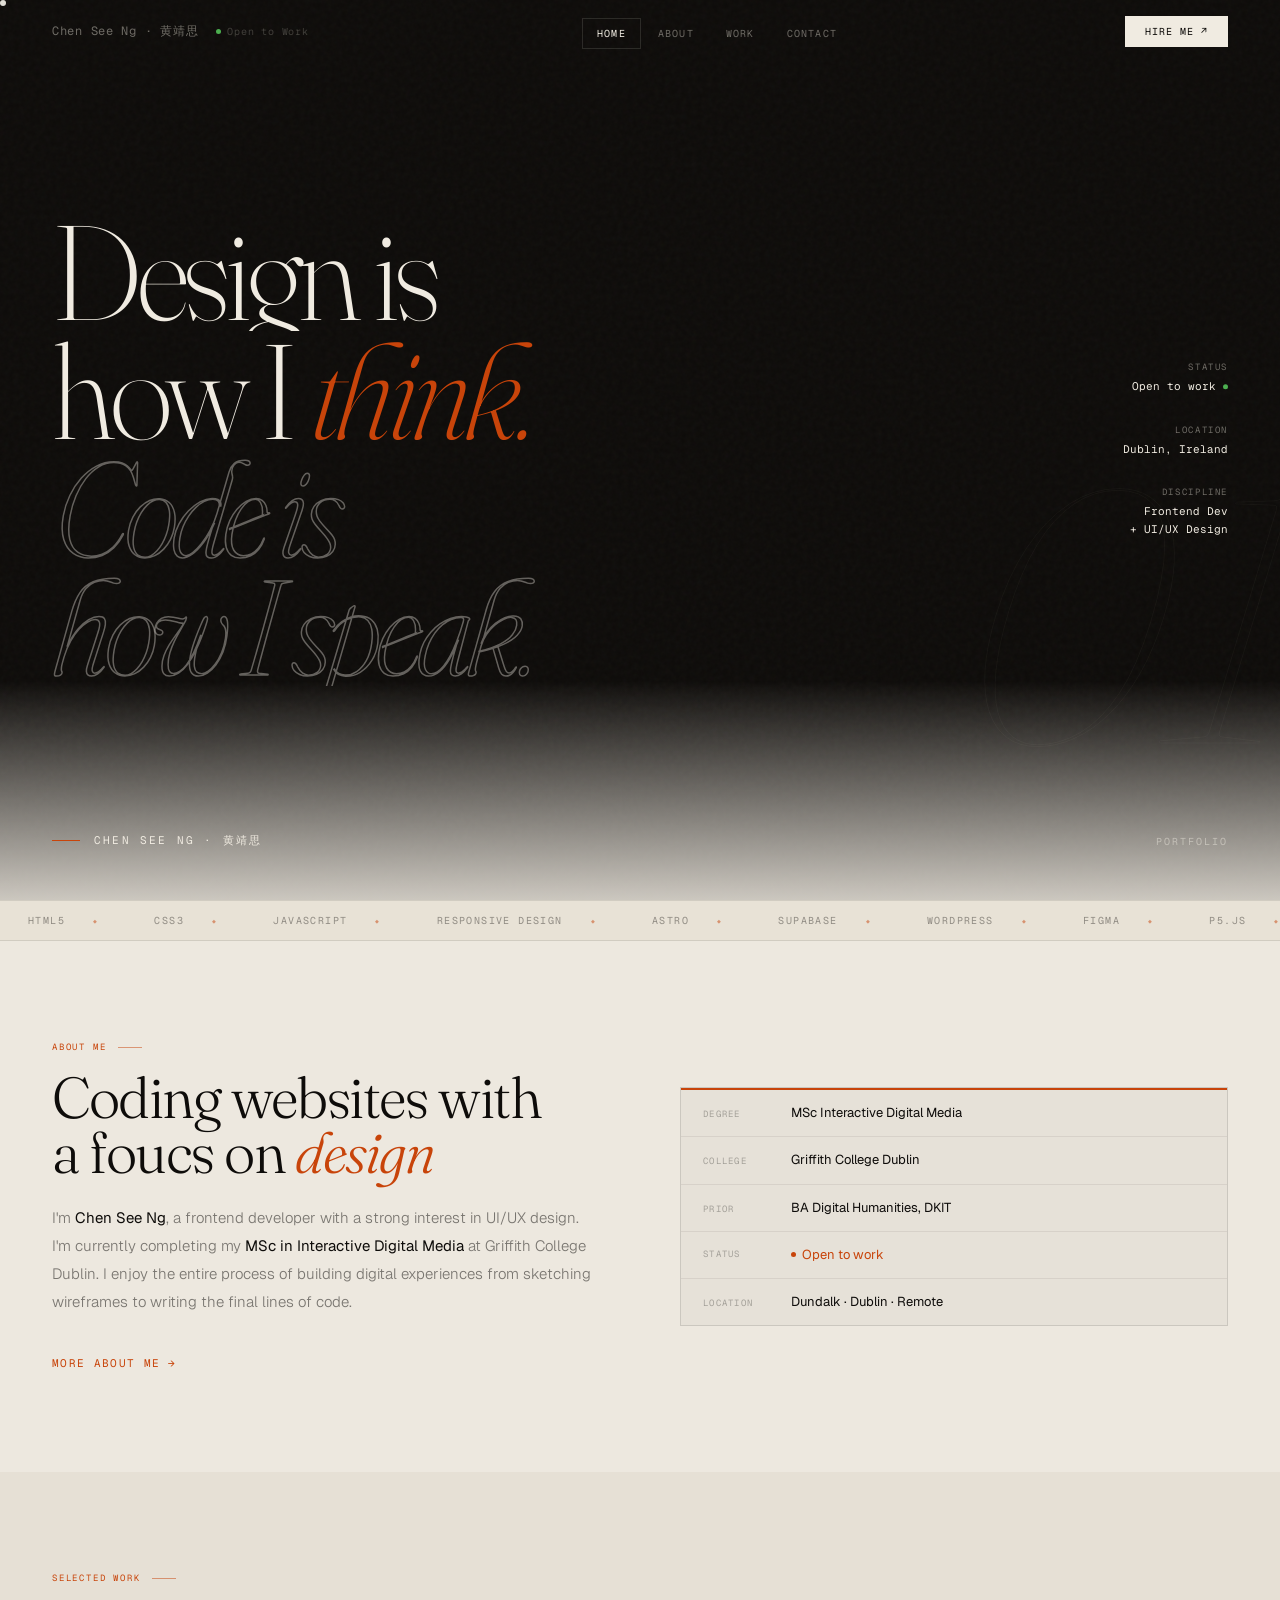
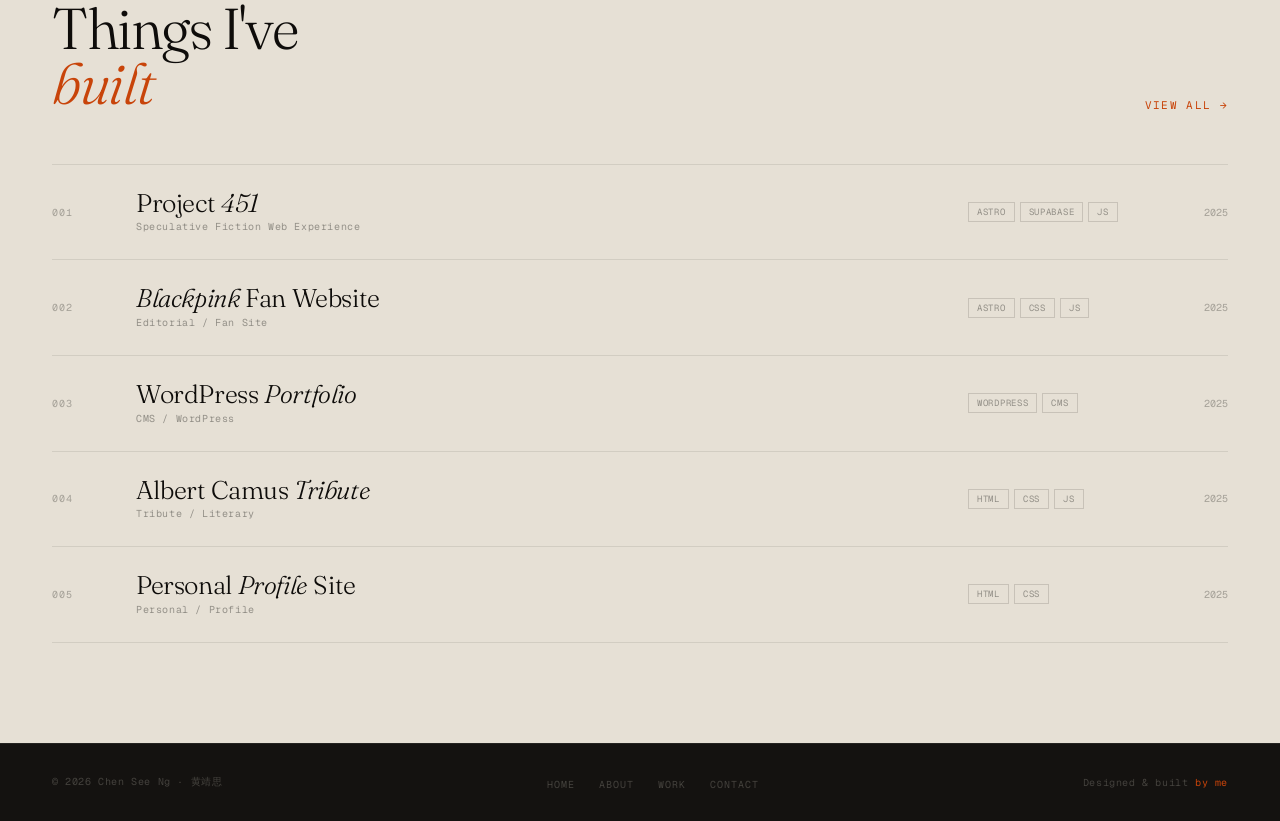
<file: index.html>
<!DOCTYPE html>
<html lang="en">
<head>
  <meta charset="UTF-8">
  <meta name="viewport" content="width=device-width, initial-scale=1.0">
  <title>Chen See Ng — Frontend Developer & Digital Designer</title>
  <meta name="description" content="Frontend Developer & Digital Designer based in Ireland.">
  <link rel="preconnect" href="https://fonts.googleapis.com">
  <link href="https://fonts.googleapis.com/css2?family=Fraunces:ital,opsz,wght@0,9..144,100;0,9..144,200;0,9..144,300;1,9..144,100;1,9..144,200;1,9..144,300;1,9..144,400&family=Geist+Mono:wght@200;300;400&family=Geist:wght@300;400;500&display=swap" rel="stylesheet">
  <link rel="stylesheet" href="css/style.css">
</head>
<body>

  <div id="cur"></div>
  <div id="cur-ring"></div>

  <!-- NAV -->
  <nav class="nav">
    <div class="nav-left">
      <a href="index.html" class="nav-logo">Chen See Ng · 黄靖思</a>
      <div class="nav-badge"><div class="status-dot"></div>Open to Work</div>
    </div>
    <ul class="nav-links">
      <li><a href="index.html" class="active">Home</a></li>
      <li><a href="about.html">About</a></li>
      <li><a href="work.html">Work</a></li>
      <li><a href="contact.html">Contact</a></li>
    </ul>
    <a href="contact.html" class="nav-cta">Hire Me ↗</a>
  </nav>

  <!-- HERO -->
  <section id="hero">

    <!-- Parallax decorative number -->
    <div class="hero-bg-num" data-speed="0.028">01</div>

    <!-- Full-viewport headline -->
    <div class="hero-headline" data-speed="0.012">
      <span class="hero-line">
        <span class="hero-line-inner">Design is</span>
      </span>
      <span class="hero-line">
        <span class="hero-line-inner">how I <span class="ac">think.</span></span>
      </span>
      <span class="hero-line outline">
        <span class="hero-line-inner">Code is</span>
      </span>
      <span class="hero-line outline">
        <span class="hero-line-inner">how I speak.</span>
      </span>
    </div>

    <!-- Right floating metadata -->
    <div class="hero-meta-right">
      <div class="meta-block">
        <div class="meta-label">Status</div>
        <div class="meta-status">
          <span class="meta-val">Open to work</span>
          <div class="meta-dot"></div>
        </div>
      </div>
      <div class="meta-block">
        <div class="meta-label">Location</div>
        <div class="meta-val">Dublin, Ireland</div>
      </div>
      <div class="meta-block">
        <div class="meta-label">Discipline</div>
        <div class="meta-val">Frontend Dev<br>+ UI/UX Design</div>
      </div>
    </div>

    <!-- Bottom name -->
    <div class="hero-bottom" style="position:relative; z-index:10; opacity:1; background:transparent;">
  <div class="hero-name" style="color:#F0EBE1 !important;">Chen See Ng · 黄靖思</div>
  <div style="font-family:'Geist Mono',monospace; font-size:10px; letter-spacing:.20em; text-transform:uppercase; color:rgba(240,235,225,0.5);">Portfolio</div>
</div>
  </section>

  <!-- MARQUEE — sits on cream, bridges hero to content -->
  <div class="marquee-outer">
    <div class="marquee-track">
      <div class="marquee-item">HTML5</div>
      <div class="marquee-item">CSS3</div>
      <div class="marquee-item">JavaScript</div>
      <div class="marquee-item">Responsive Design</div>
      <div class="marquee-item">Astro</div>
      <div class="marquee-item">Supabase</div>
      <div class="marquee-item">WordPress</div>
      <div class="marquee-item">Figma</div>
      <div class="marquee-item">p5.js</div>
      <div class="marquee-item">Phothoshop</div>
      <div class="marquee-item">UI/UX Design</div>
      <div class="marquee-item">Typography</div>
      <div class="marquee-item">Git / GitHub</div>
      <!-- duplicate -->
      <div class="marquee-item">HTML5</div>
      <div class="marquee-item">CSS3</div>
      <div class="marquee-item">JavaScript</div>
      <div class="marquee-item">Responsive Design</div>
      <div class="marquee-item">Astro</div>
      <div class="marquee-item">Supabase</div>
      <div class="marquee-item">WordPress</div>
      <div class="marquee-item">Figma</div>
      <div class="marquee-item">p5.js</div>
      <div class="marquee-item">Photoshop</div>
      <div class="marquee-item">UI/UX Design</div>
      <div class="marquee-item">Typography</div>
      <div class="marquee-item">Git / GitHub</div>
    </div>
  </div>

  <!-- ABOUT PREVIEW -->
  <section class="cream-section section-pad">
    <div class="about-preview">
      <div class="reveal">
        <div class="s-label">About Me</div>
        <h2 class="s-h2">Coding websites with<br>a foucs on <em>design</em></h2>
        <p class="ap-body">
          I'm <strong>Chen See Ng</strong>, a frontend developer with a strong interest in UI/UX design.
          I'm currently completing my <strong>MSc in Interactive Digital Media</strong> at Griffith College Dublin.
          I enjoy the entire process of building digital experiences from sketching wireframes to writing the final lines of code.
        </p>
        <a href="about.html" class="btn-text-dark">More about me →</a>
      </div>
      <div class="reveal">
        <div class="cv-card">
          <div class="cv-card-accent"></div>
          <div class="cv-row">
            <div class="cv-key">Degree</div>
            <div class="cv-val">MSc Interactive Digital Media</div>
          </div>
          <div class="cv-row">
            <div class="cv-key">College</div>
            <div class="cv-val">Griffith College Dublin</div>
          </div>
          <div class="cv-row">
            <div class="cv-key">Prior</div>
            <div class="cv-val">BA Digital Humanities, DKIT</div>
          </div>
          <div class="cv-row">
            <div class="cv-key">Status</div>
            <div class="cv-val cv-available"><span class="cv-dot"></span>Open to work</div>
          </div>
          <div class="cv-row">
            <div class="cv-key">Location</div>
            <div class="cv-val">Dundalk · Dublin · Remote</div>
          </div>
        </div>
      </div>
    </div>
  </section>

  <!-- WORK PREVIEW -->
  <section class="cream-section-alt section-pad">
    <div class="reveal" style="margin-bottom:52px; display:flex; justify-content:space-between; align-items:flex-end;">
      <div>
        <div class="s-label">Selected Work</div>
        <h2 class="s-h2">Things I've<br><em>built</em></h2>
      </div>
      <a href="work.html" class="btn-text-dark">View all →</a>
    </div>

    <div>
      <a href="case-study-project451.html" class="proj-row reveal">
        <span class="pr-num">001</span>
        <div class="pr-info">
          <div class="pr-name">Project <em>451</em></div>
          <div class="pr-type">Speculative Fiction Web Experience</div>
        </div>
        <div class="pr-tags">
          <span class="pr-tag">Astro</span>
          <span class="pr-tag">Supabase</span>
          <span class="pr-tag">JS</span>
        </div>
        <div class="pr-year">2025</div>
      </a>
      <a href="case-study-blackpink.html" class="proj-row reveal">
        <span class="pr-num">002</span>
        <div class="pr-info">
          <div class="pr-name"><em>Blackpink</em> Fan Website</div>
          <div class="pr-type">Editorial / Fan Site</div>
        </div>
        <div class="pr-tags">
          <span class="pr-tag">Astro</span>
          <span class="pr-tag">CSS</span>
          <span class="pr-tag">JS</span>
        </div>
        <div class="pr-year">2025</div>
      </a>
      <a href="case-study-wordpress.html" class="proj-row reveal">
        <span class="pr-num">003</span>
        <div class="pr-info">
          <div class="pr-name">WordPress <em>Portfolio</em></div>
          <div class="pr-type">CMS / WordPress</div>
        </div>
        <div class="pr-tags">
          <span class="pr-tag">WordPress</span>
          <span class="pr-tag">CMS</span>
        </div>
        <div class="pr-year">2025</div>
      </a>
      <a href="case-study-camus.html" class="proj-row reveal">
        <span class="pr-num">004</span>
        <div class="pr-info">
          <div class="pr-name">Albert Camus <em>Tribute</em></div>
          <div class="pr-type">Tribute / Literary</div>
        </div>
        <div class="pr-tags">
          <span class="pr-tag">HTML</span>
          <span class="pr-tag">CSS</span>
          <span class="pr-tag">JS</span>
        </div>
        <div class="pr-year">2025</div>
      </a>
      <a href="case-study-profile.html" class="proj-row reveal">
        <span class="pr-num">005</span>
        <div class="pr-info">
          <div class="pr-name">Personal <em>Profile</em> Site</div>
          <div class="pr-type">Personal / Profile</div>
        </div>
        <div class="pr-tags">
          <span class="pr-tag">HTML</span>
          <span class="pr-tag">CSS</span>
        </div>
        <div class="pr-year">2025</div>
      </a>
    </div>
  </section>

  <!-- FOOTER -->
  <footer class="site-footer">
    <div class="footer-l">&copy; 2026 Chen See Ng · 黄靖思</div>
    <ul class="footer-nav">
      <li><a href="index.html">Home</a></li>
      <li><a href="about.html">About</a></li>
      <li><a href="work.html">Work</a></li>
      <li><a href="contact.html">Contact</a></li>
    </ul>
    <div class="footer-r">Designed & built <span>by me</span></div>
  </footer>

  <script src="js/main.js"></script>
</body>
</html>
</file>
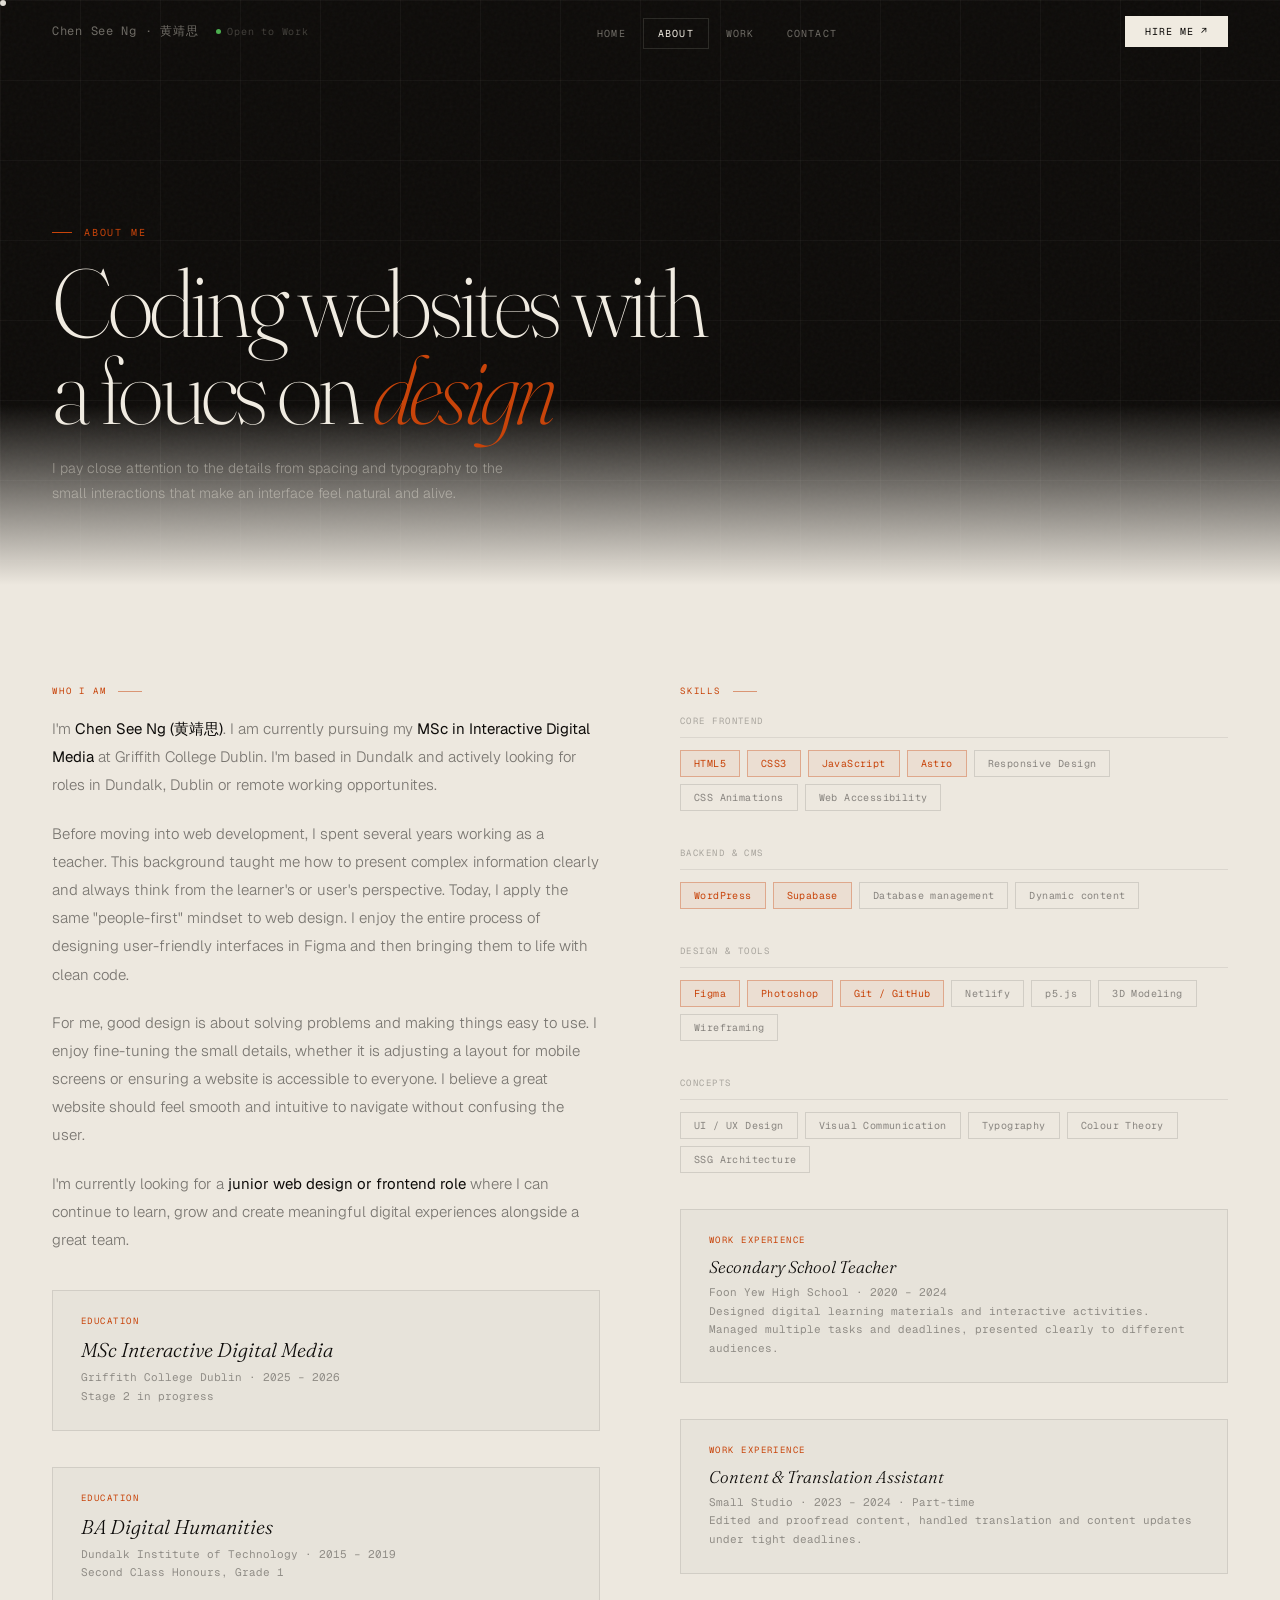
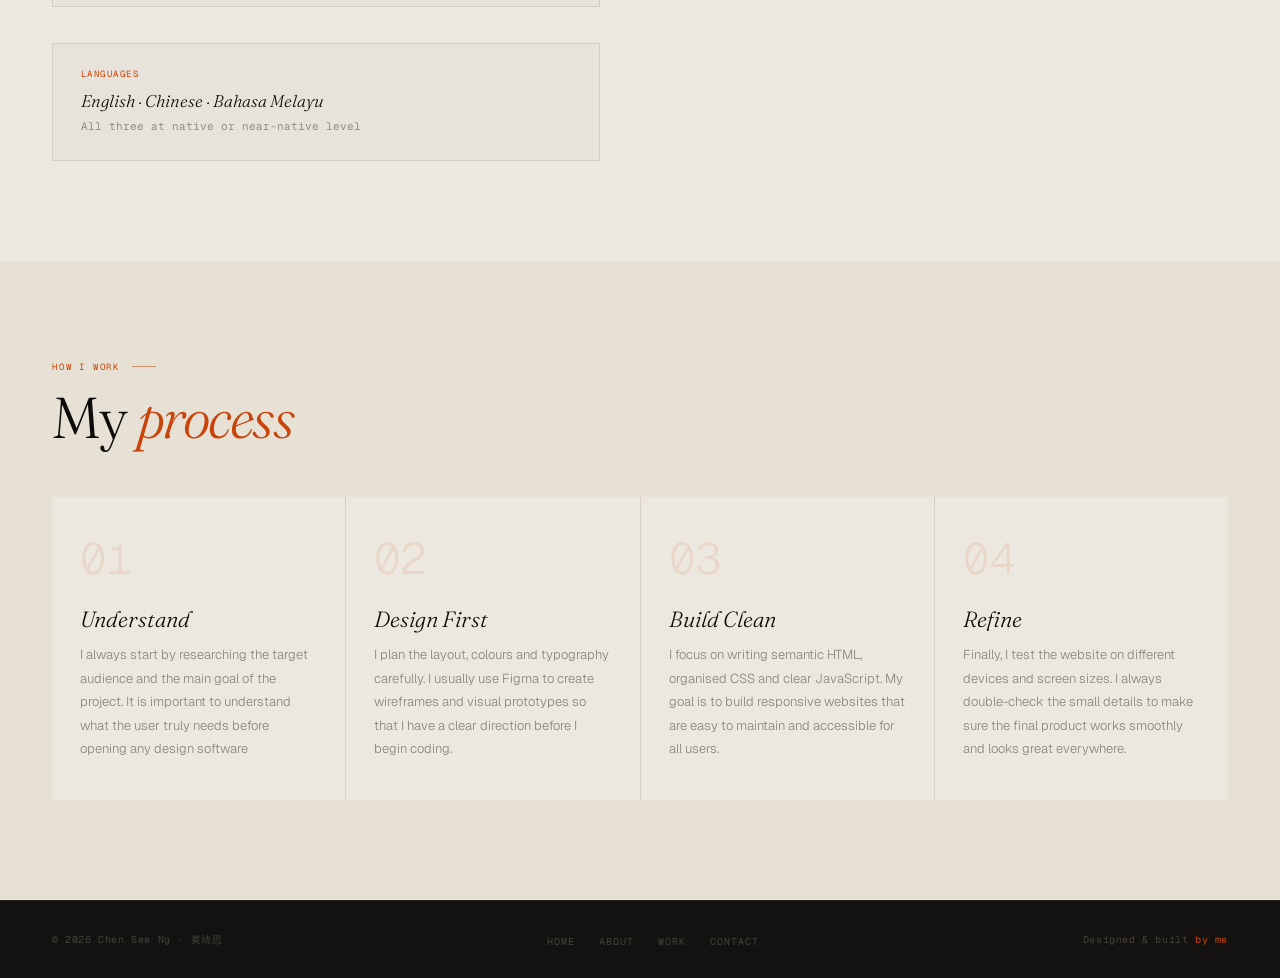
<file: about.html>
<!DOCTYPE html>
<html lang="en">
<head>
  <meta charset="UTF-8">
  <meta name="viewport" content="width=device-width, initial-scale=1.0">
  <title>About — Chen See Ng</title>
  <meta name="description" content="About Chen See Ng — Frontend Developer & Digital Designer, MSc Interactive Digital Media, Griffith College Dublin.">
  <link rel="preconnect" href="https://fonts.googleapis.com">
  <link href="https://fonts.googleapis.com/css2?family=Fraunces:ital,opsz,wght@0,9..144,100;0,9..144,200;0,9..144,300;1,9..144,100;1,9..144,200;1,9..144,300;1,9..144,400&family=Geist+Mono:wght@200;300;400&family=Geist:wght@300;400;500&display=swap" rel="stylesheet">
  <link rel="stylesheet" href="css/style.css">
</head>
<body>

  <div id="cur"></div>
  <div id="cur-ring"></div>

  <nav class="nav">
    <div class="nav-left">
      <a href="index.html" class="nav-logo">Chen See Ng · 黄靖思</a>
      <div class="nav-badge"><div class="status-dot"></div>Open to Work</div>
    </div>
    <ul class="nav-links">
      <li><a href="index.html">Home</a></li>
      <li><a href="about.html" class="active">About</a></li>
      <li><a href="work.html">Work</a></li>
      <li><a href="contact.html">Contact</a></li>
    </ul>
    <a href="contact.html" class="nav-cta">Hire Me ↗</a>
  </nav>

  <!-- DARK HERO -->
  <div class="page-hero">
    <div class="page-hero-grid"></div>
    <div class="ph-label">About Me</div>
    <h1 class="ph-h1">Coding websites with<br>a foucs on <em>design</em></h1>
    <p class="ph-sub">I pay close attention to the details from spacing and typography to the small interactions that make an interface feel natural and alive.</p>
  </div>

  <!-- ABOUT BODY -->
  <section class="cream-section section-pad">
    <div class="about-grid">

      <!-- Left col -->
      <div>
        <div class="reveal">
          <div class="s-label">Who I Am</div>
          <div class="about-body">
            <p>
              I'm <strong>Chen See Ng (黄靖思)</strong>. I am currently pursuing my 
              <strong>MSc in Interactive Digital Media</strong> at Griffith College Dublin. 
              I'm based in Dundalk and actively looking for roles in Dundalk, Dublin or remote working opportunites.
            </p>
            <p>
              Before moving into web development, I spent several years working as a teacher.
              This background taught me how to present complex information clearly and always
              think from the learner's or user's perspective. Today, I apply the same "people-first"
              mindset to web design. I enjoy the entire process of designing user-friendly interfaces in 
              Figma and then bringing them to life with clean code.
            </p>
            <p>
              For me, good design is about solving problems and making things easy to use. I enjoy 
              fine-tuning the small details, whether it is adjusting a layout for mobile screens or ensuring
              a website is accessible to everyone. I believe a great website should feel smooth and intuitive
              to navigate without confusing the user.
            </p>
            <p>
              I'm currently looking for a <strong>junior web design or frontend role</strong>
              where I can continue to learn, grow and create meaningful digital experiences alongside a great
              team.
            </p>
          </div>
        </div>

        <div class="edu-block reveal">
          <div class="edu-tag">Education</div>
          <div class="edu-name">MSc Interactive Digital Media</div>
          <div class="edu-sub">Griffith College Dublin · 2025 – 2026<br>Stage 2 in progress</div>
        </div>

        <div class="edu-block reveal">
          <div class="edu-tag">Education</div>
          <div class="edu-name">BA Digital Humanities</div>
          <div class="edu-sub">Dundalk Institute of Technology · 2015 – 2019<br>Second Class Honours, Grade 1</div>
        </div>

        <div class="edu-block reveal">
          <div class="edu-tag">Languages</div>
          <div class="edu-name" style="font-size:17px">English · Chinese · Bahasa Melayu</div>
          <div class="edu-sub">All three at native or near-native level</div>
        </div>
      </div>

      <!-- Right col — Skills -->
      <div>
        <div class="reveal">
          <div class="s-label">Skills</div>
        </div>

        <div class="skill-group reveal">
          <div class="skill-cat">Core Frontend</div>
          <div class="skill-row">
            <span class="skill-chip hi">HTML5</span>
            <span class="skill-chip hi">CSS3</span>
            <span class="skill-chip hi">JavaScript</span>
            <span class="skill-chip hi">Astro</span>
            <span class="skill-chip">Responsive Design</span>
            <span class="skill-chip">CSS Animations</span>
            <span class="skill-chip">Web Accessibility</span>
          </div>
        </div>

        <div class="skill-group reveal">
          <div class="skill-cat">Backend & CMS</div>
          <div class="skill-row">
            <span class="skill-chip hi">WordPress</span>
            <span class="skill-chip hi">Supabase</span>
            <span class="skill-chip">Database management</span>
            <span class="skill-chip">Dynamic content</span>
          </div>
        </div>

        <div class="skill-group reveal">
          <div class="skill-cat">Design & Tools</div>
          <div class="skill-row">
            <span class="skill-chip hi">Figma</span>
            <span class="skill-chip hi">Photoshop</span>
            <span class="skill-chip hi">Git / GitHub</span>
            <span class="skill-chip">Netlify</span>
            <span class="skill-chip">p5.js</span>
            <span class="skill-chip">3D Modeling</span>
            <span class="skill-chip">Wireframing</span>
          </div>
        </div>

        <div class="skill-group reveal">
          <div class="skill-cat">Concepts</div>
          <div class="skill-row">
            <span class="skill-chip">UI / UX Design</span>
            <span class="skill-chip">Visual Communication</span>
            <span class="skill-chip">Typography</span>
            <span class="skill-chip">Colour Theory</span>
            <span class="skill-chip">SSG Architecture</span>
          </div>
        </div>

         <div class="edu-block reveal">
          <div class="edu-tag">Work Experience</div>
          <div class="edu-name" style="font-size:17px">Secondary School Teacher</div>
          <div class="edu-sub">
            Foon Yew High School · 2020 – 2024<br>
            Designed digital learning materials and interactive activities.
            Managed multiple tasks and deadlines, presented clearly to different audiences.
          </div>
        </div>

        <div class="edu-block reveal">
          <div class="edu-tag">Work Experience</div>
          <div class="edu-name" style="font-size:17px">Content & Translation Assistant</div>
          <div class="edu-sub">
            Small Studio · 2023 – 2024 · Part-time<br>
            Edited and proofread content, handled translation and content updates under tight deadlines.
          </div>
        </div>

      </div>
    </div>
  </section>

  <!-- PROCESS -->
  <section class="cream-section-alt section-pad">
    <div class="reveal" style="margin-bottom:52px">
      <div class="s-label">How I Work</div>
      <h2 class="s-h2">My <em>process</em></h2>
    </div>
    <div class="process-grid">
      <div class="process-card reveal">
        <div class="p-step">01</div>
        <div class="p-title">Understand</div>
        <div class="p-desc">I always start by researching the target audience and the main goal of the project. 
          It is important to understand what the user truly needs before opening any design software</div>
      </div>
      <div class="process-card reveal">
        <div class="p-step">02</div>
        <div class="p-title">Design First</div>
        <div class="p-desc">I plan the layout, colours and typography carefully. I usually use Figma to create wireframes
          and visual prototypes so that I have a clear direction before I begin coding.
        </div>
      </div>
      <div class="process-card reveal">
        <div class="p-step">03</div>
        <div class="p-title">Build Clean</div>
        <div class="p-desc">I focus on writing semantic HTML, organised CSS and clear JavaScript. My goal is to build responsive websites
          that are easy to maintain and accessible for all users.
        </div>
      </div>
      <div class="process-card reveal">
        <div class="p-step">04</div>
        <div class="p-title">Refine</div>
        <div class="p-desc">Finally, I test the website on different devices and screen sizes. I always double-check the small details 
          to make sure the final product works smoothly and looks great everywhere.
        </div>
      </div>
    </div>
  </section>

  <footer class="site-footer">
    <div class="footer-l">&copy; 2026 Chen See Ng · 黄靖思</div>
    <ul class="footer-nav">
      <li><a href="index.html">Home</a></li>
      <li><a href="about.html">About</a></li>
      <li><a href="work.html">Work</a></li>
      <li><a href="contact.html">Contact</a></li>
    </ul>
    <div class="footer-r">Designed & built <span>by me</span></div>
  </footer>

  <script src="js/main.js"></script>
</body>
</html>
</file>
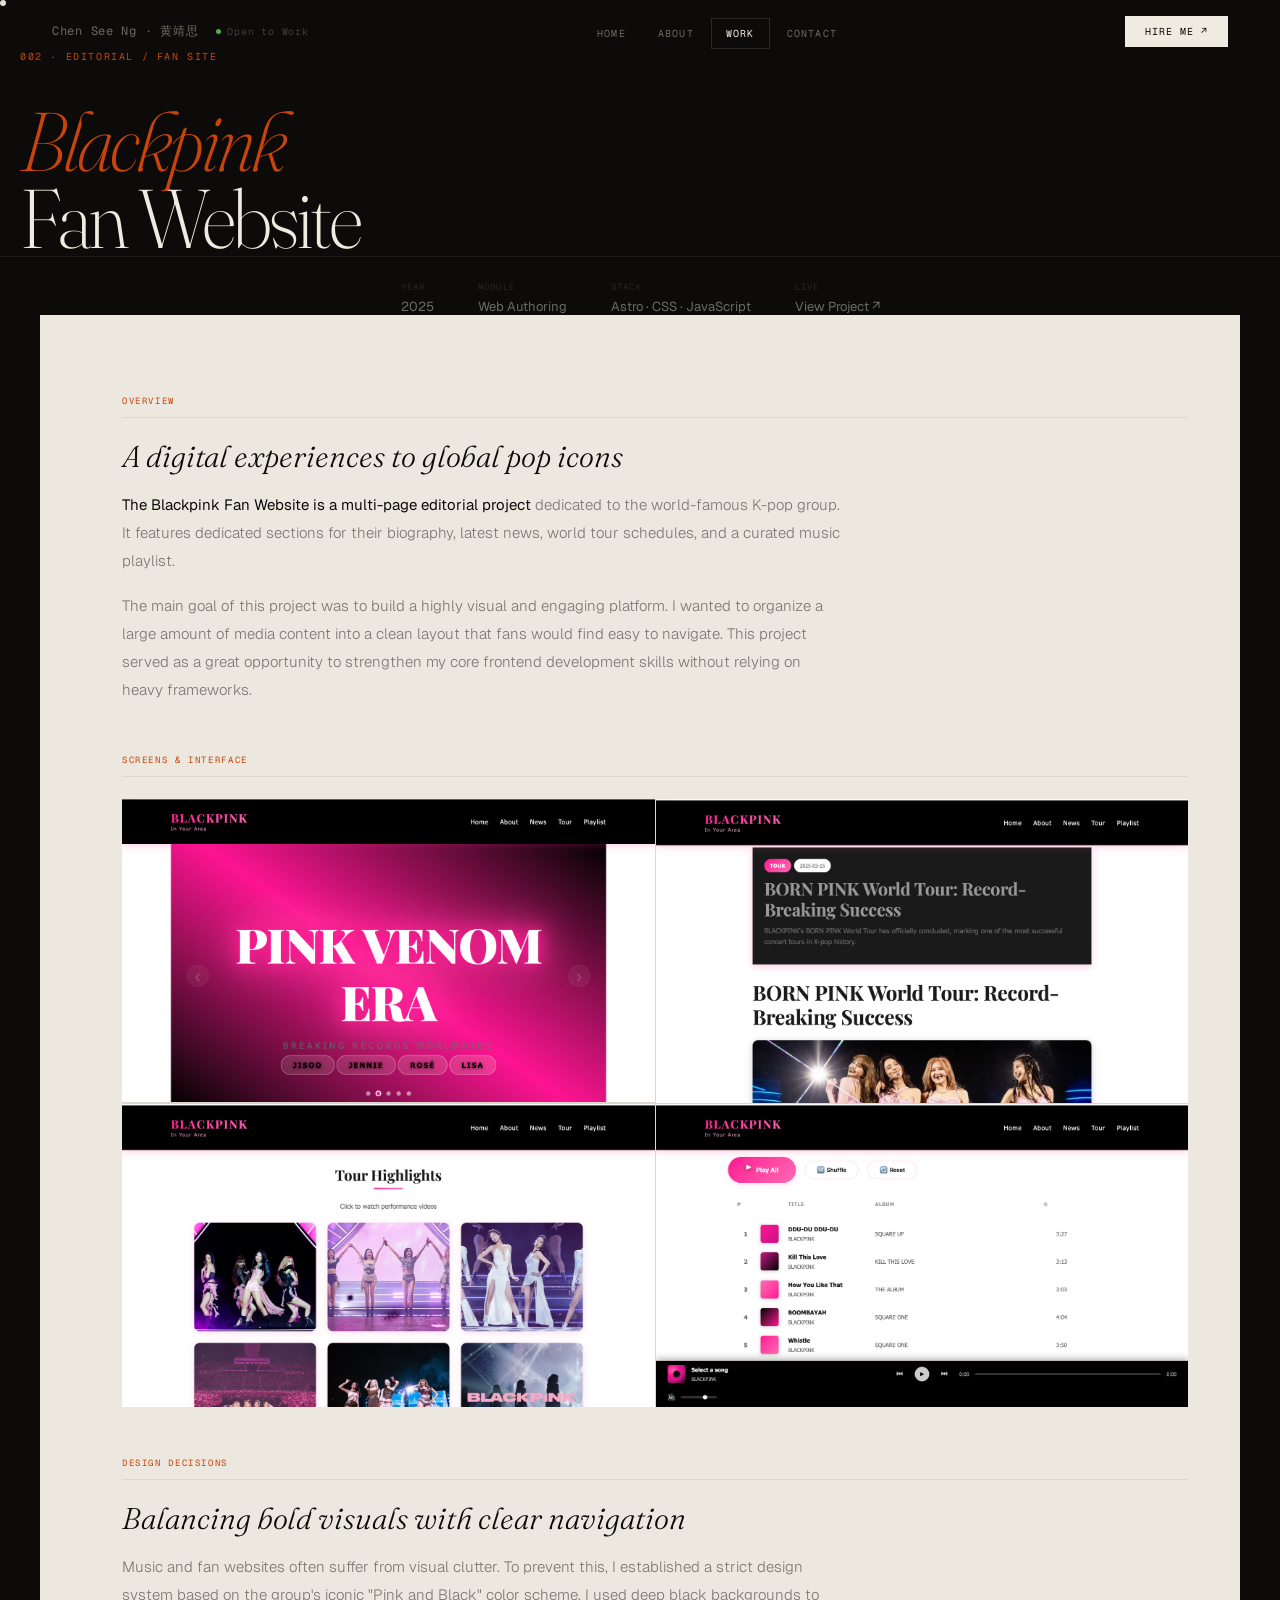
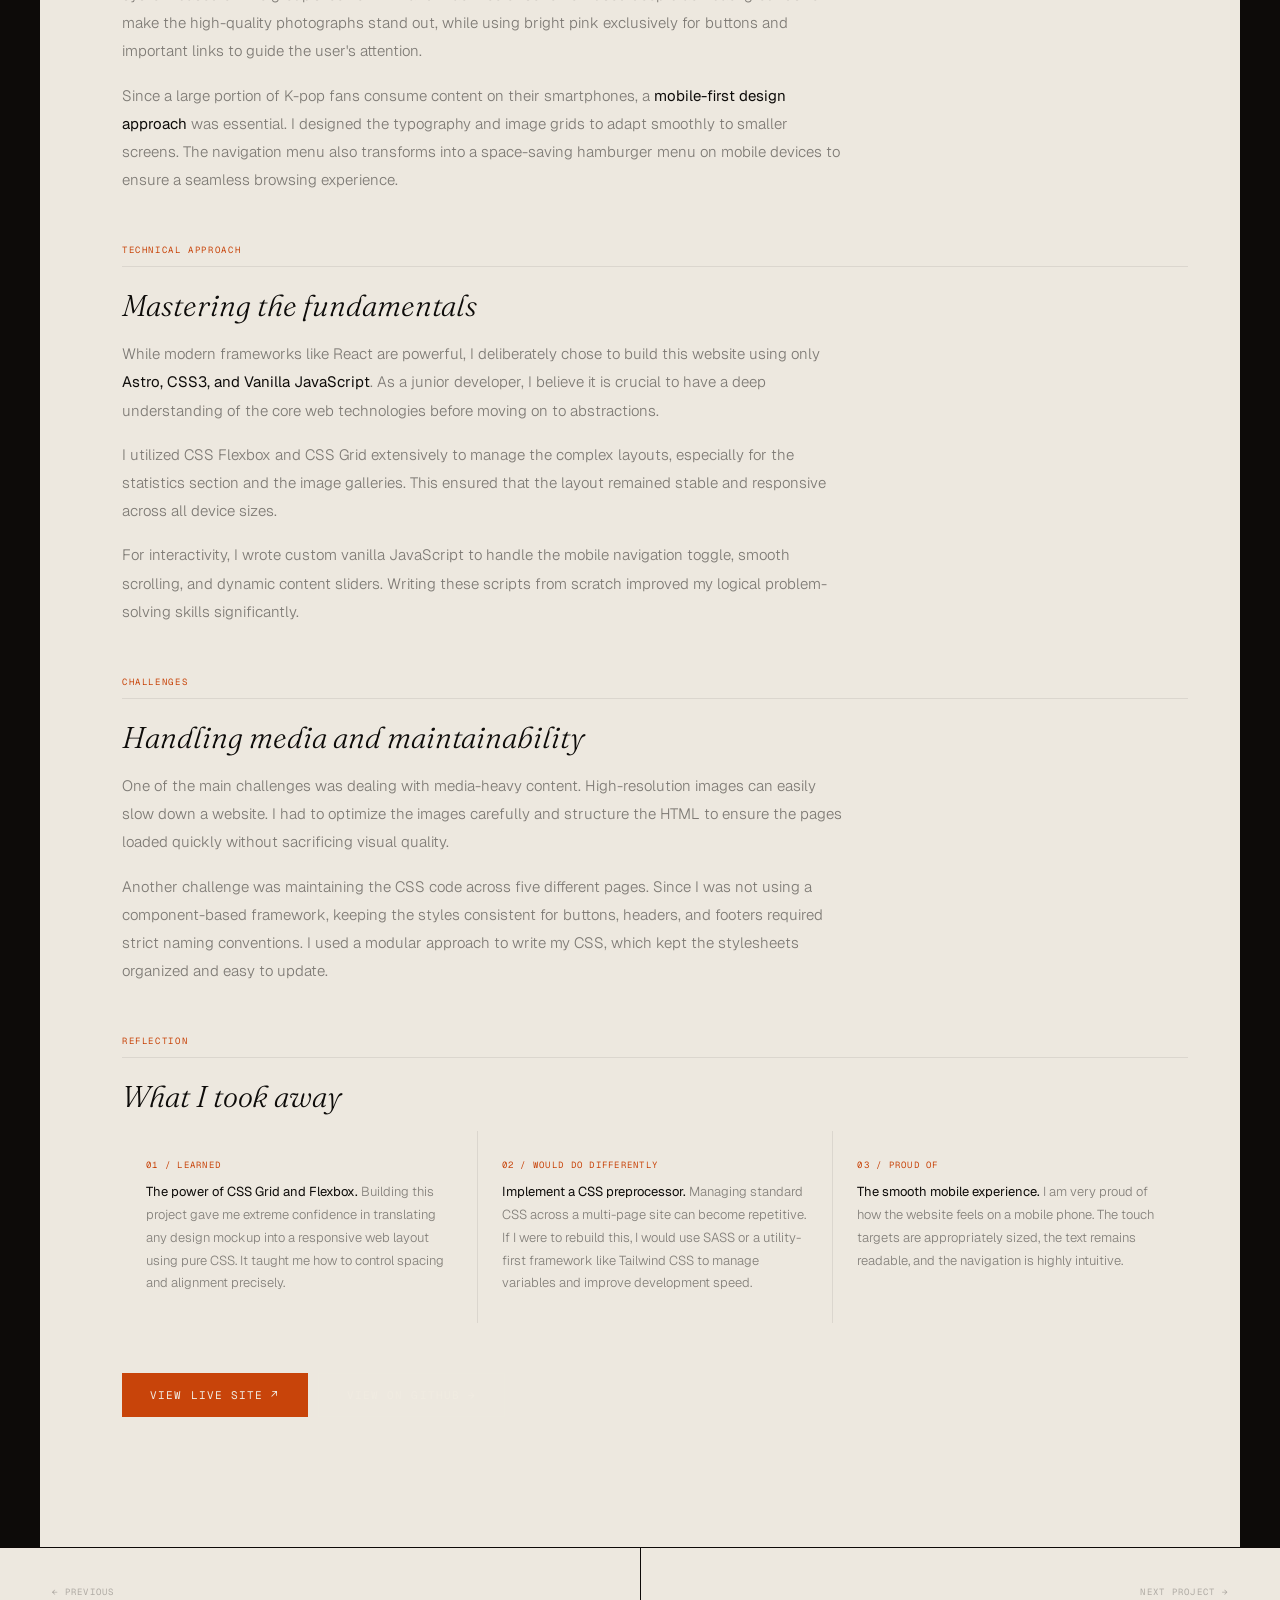
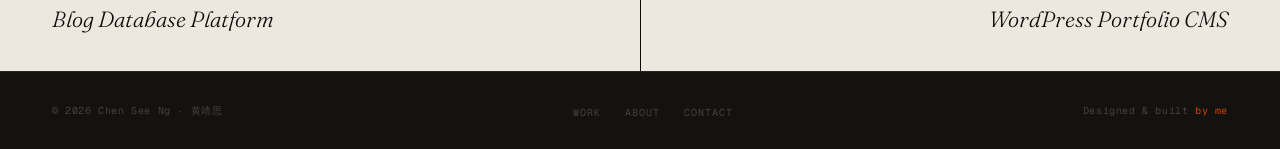
<file: case-study-blackpink.html>
<!DOCTYPE html>
<html lang="en">
<head>
  <meta charset="UTF-8">
  <meta name="viewport" content="width=device-width, initial-scale=1.0">
  <title>Blackpink Fan Website — Chen See Ng</title>
  <link rel="preconnect" href="https://fonts.googleapis.com">
  <link href="https://fonts.googleapis.com/css2?family=Fraunces:ital,opsz,wght@0,9..144,300;0,9..144,400;1,9..144,300;1,9..144,400&family=Geist+Mono:wght@300;400;500&family=Geist:wght@300;400;500;600&display=swap" rel="stylesheet">
  <link rel="stylesheet" href="css/style.css">
</head>
<body>

  <div id="cur"></div>
  <div id="cur-ring"></div>

  <nav class="nav">
    <div class="nav-left">
      <a href="index.html" class="nav-logo">Chen See Ng · 黄靖思</a>
      <div class="nav-badge"><div class="status-dot"></div>Open to Work</div>
    </div>
    <ul class="nav-links">
      <li><a href="index.html">Home</a></li>
      <li><a href="about.html">About</a></li>
      <li><a href="work.html" class="active">Work</a></li>
      <li><a href="contact.html">Contact</a></li>
    </ul>
    <a href="contact.html" class="nav-cta">Hire Me ↗</a>
  </nav>

  <div class="cs-hero">
    <div class="cs-hero-grid"></div>
    <div class="cs-type">002 · Editorial / Fan Site</div>
    <h1 class="cs-title"><em>Blackpink</em><br>Fan Website</h1>
    <div class="cs-meta-row">
      <div class="cs-meta-item">
        <div class="cs-meta-label">Year</div>
        <div class="cs-meta-val">2025</div>
      </div>
      <div class="cs-meta-item">
        <div class="cs-meta-label">Module</div>
        <div class="cs-meta-val">Web Authoring</div>
      </div>
      <div class="cs-meta-item">
        <div class="cs-meta-label">Stack</div>
        <div class="cs-meta-val">Astro · CSS · JavaScript</div>
      </div>
      <div class="cs-meta-item">
        <div class="cs-meta-label">Live</div>
        <div class="cs-meta-val"><a href="https://blackpink-website.netlify.app" class="cs-live-link">View Project ↗</a></div>
      </div>
    </div>
  </div>

  <div class="cs-body">

    <div class="cs-section reveal">
      <div class="cs-section-label">Overview</div>
      <h2 class="cs-h3">A digital experiences to global pop icons</h2>
      <div class="cs-section-body">
         <p>
          <strong>The Blackpink Fan Website is a multi-page editorial project</strong> dedicated to the world-famous K-pop group. It features dedicated sections for their biography, latest news, world tour schedules, and a curated music playlist. 
        </p>
        <p>
          The main goal of this project was to build a highly visual and engaging platform. I wanted to organize a large amount of media content into a clean layout that fans would find easy to navigate. This project served as a great opportunity to strengthen my core frontend development skills without relying on heavy frameworks.
        </p>
      </div>
    </div>

    <div class="cs-section reveal">
      <div class="cs-section-label">Screens & Interface</div>
      <div class="cs-two-col">
        <div class="cs-img ratio-16-9"><img src="images/blackpink.png" alt="Screenshot"></div>
        <div class="cs-img ratio-16-9"><img src="images/blackpink-1.png" alt="Screenshot"></div>
        <div class="cs-img ratio-16-9"><img src="images/blackpink-2.png" alt="Screenshot"></div>
        <div class="cs-img ratio-16-9"><img src="images/blackpink-3.png" alt="Screenshot"></div>
      </div>
    </div>  

    <div class="cs-section reveal">
      <div class="cs-section-label">Design Decisions</div>
      <h2 class="cs-h3">Balancing bold visuals with clear navigation</h2>
      <div class="cs-section-body">
        <p>
          Music and fan websites often suffer from visual clutter. To prevent this, I established a strict design system based on the group's iconic "Pink and Black" color scheme. I used deep black backgrounds to make the high-quality photographs stand out, while using bright pink exclusively for buttons and important links to guide the user's attention.
        </p>
        <p>
          Since a large portion of K-pop fans consume content on their smartphones, a <strong>mobile-first design approach</strong> was essential. I designed the typography and image grids to adapt smoothly to smaller screens. The navigation menu also transforms into a space-saving hamburger menu on mobile devices to ensure a seamless browsing experience.
        </p>
      </div>
    </div>

    <!-- Technical -->
    <div class="cs-section reveal">
      <div class="cs-section-label">Technical Approach</div>
      <h2 class="cs-h3">Mastering the fundamentals</h2>
      <div class="cs-section-body">
        <p>
          While modern frameworks like React are powerful, I deliberately chose to build this website using only <strong>Astro, CSS3, and Vanilla JavaScript</strong>. As a junior developer, I believe it is crucial to have a deep understanding of the core web technologies before moving on to abstractions.
        </p>
        <p>
          I utilized CSS Flexbox and CSS Grid extensively to manage the complex layouts, especially for the statistics section and the image galleries. This ensured that the layout remained stable and responsive across all device sizes.
        </p>
        <p>
          For interactivity, I wrote custom vanilla JavaScript to handle the mobile navigation toggle, smooth scrolling, and dynamic content sliders. Writing these scripts from scratch improved my logical problem-solving skills significantly.
        </p>
      </div>
    </div>

    <!-- Challenges -->
    <div class="cs-section reveal">
      <div class="cs-section-label">Challenges</div>
      <h2 class="cs-h3">Handling media and maintainability</h2>
      <div class="cs-section-body">
        <p>
          One of the main challenges was dealing with media-heavy content. High-resolution images can easily slow down a website. I had to optimize the images carefully and structure the HTML to ensure the pages loaded quickly without sacrificing visual quality.
        </p>
        <p>
          Another challenge was maintaining the CSS code across five different pages. Since I was not using a component-based framework, keeping the styles consistent for buttons, headers, and footers required strict naming conventions. I used a modular approach to write my CSS, which kept the stylesheets organized and easy to update.
        </p>
      </div>
    </div>

    <!-- Reflection -->
    <div class="cs-section reveal">
      <div class="cs-section-label">Reflection</div>
      <h2 class="cs-h3">What I took away</h2>
      <div class="cs-learnings">
        <div class="cs-learning-item">
          <div class="cs-learning-num">01 / Learned</div>
          <div class="cs-learning-text">
            <strong>The power of CSS Grid and Flexbox.</strong> Building this project gave me extreme confidence in translating any design mockup into a responsive web layout using pure CSS. It taught me how to control spacing and alignment precisely.
          </div>
        </div>
        <div class="cs-learning-item">
          <div class="cs-learning-num">02 / Would Do Differently</div>
          <div class="cs-learning-text">
            <strong>Implement a CSS preprocessor.</strong> Managing standard CSS across a multi-page site can become repetitive. If I were to rebuild this, I would use SASS or a utility-first framework like Tailwind CSS to manage variables and improve development speed.
          </div>
        </div>
        <div class="cs-learning-item">
          <div class="cs-learning-num">03 / Proud Of</div>
          <div class="cs-learning-text">
            <strong>The smooth mobile experience.</strong> I am very proud of how the website feels on a mobile phone. The touch targets are appropriately sized, the text remains readable, and the navigation is highly intuitive.
          </div>
        </div>
      </div>
    </div>

    <div class="cs-section reveal cs-section-actions">
      <a href="https://blackpink-website.netlify.app/" class="btn-primary">View Live Site ↗</a>
      <a href="https://github.com/jingsi-ng/black-pink.git" class="btn-ghost">View on GitHub →</a>
    </div>

  </div>

  <div class="cs-nav-row">
    <a href="case-study-blog.html" class="cs-nav-item">
      <div class="cs-nav-dir">← Previous</div>
      <div class="cs-nav-name">Blog <em>Database</em> Platform</div>
    </a>
    <a href="case-study-wordpress.html" class="cs-nav-item next">
      <div class="cs-nav-dir">Next Project →</div>
      <div class="cs-nav-name">WordPress <em>Portfolio</em> CMS</div>
    </a>
  </div>

  <footer class="site-footer">
    <div class="footer-l">&copy; 2026 Chen See Ng · 黄靖思</div>
    <ul class="footer-nav">
      <li><a href="work.html">Work</a></li>
      <li><a href="about.html">About</a></li>
      <li><a href="contact.html">Contact</a></li>
    </ul>
    <div class="footer-r">Designed & built <span>by me</span></div>
  </footer>

  <script src="js/main.js"></script>
</body>
</html>
</file>
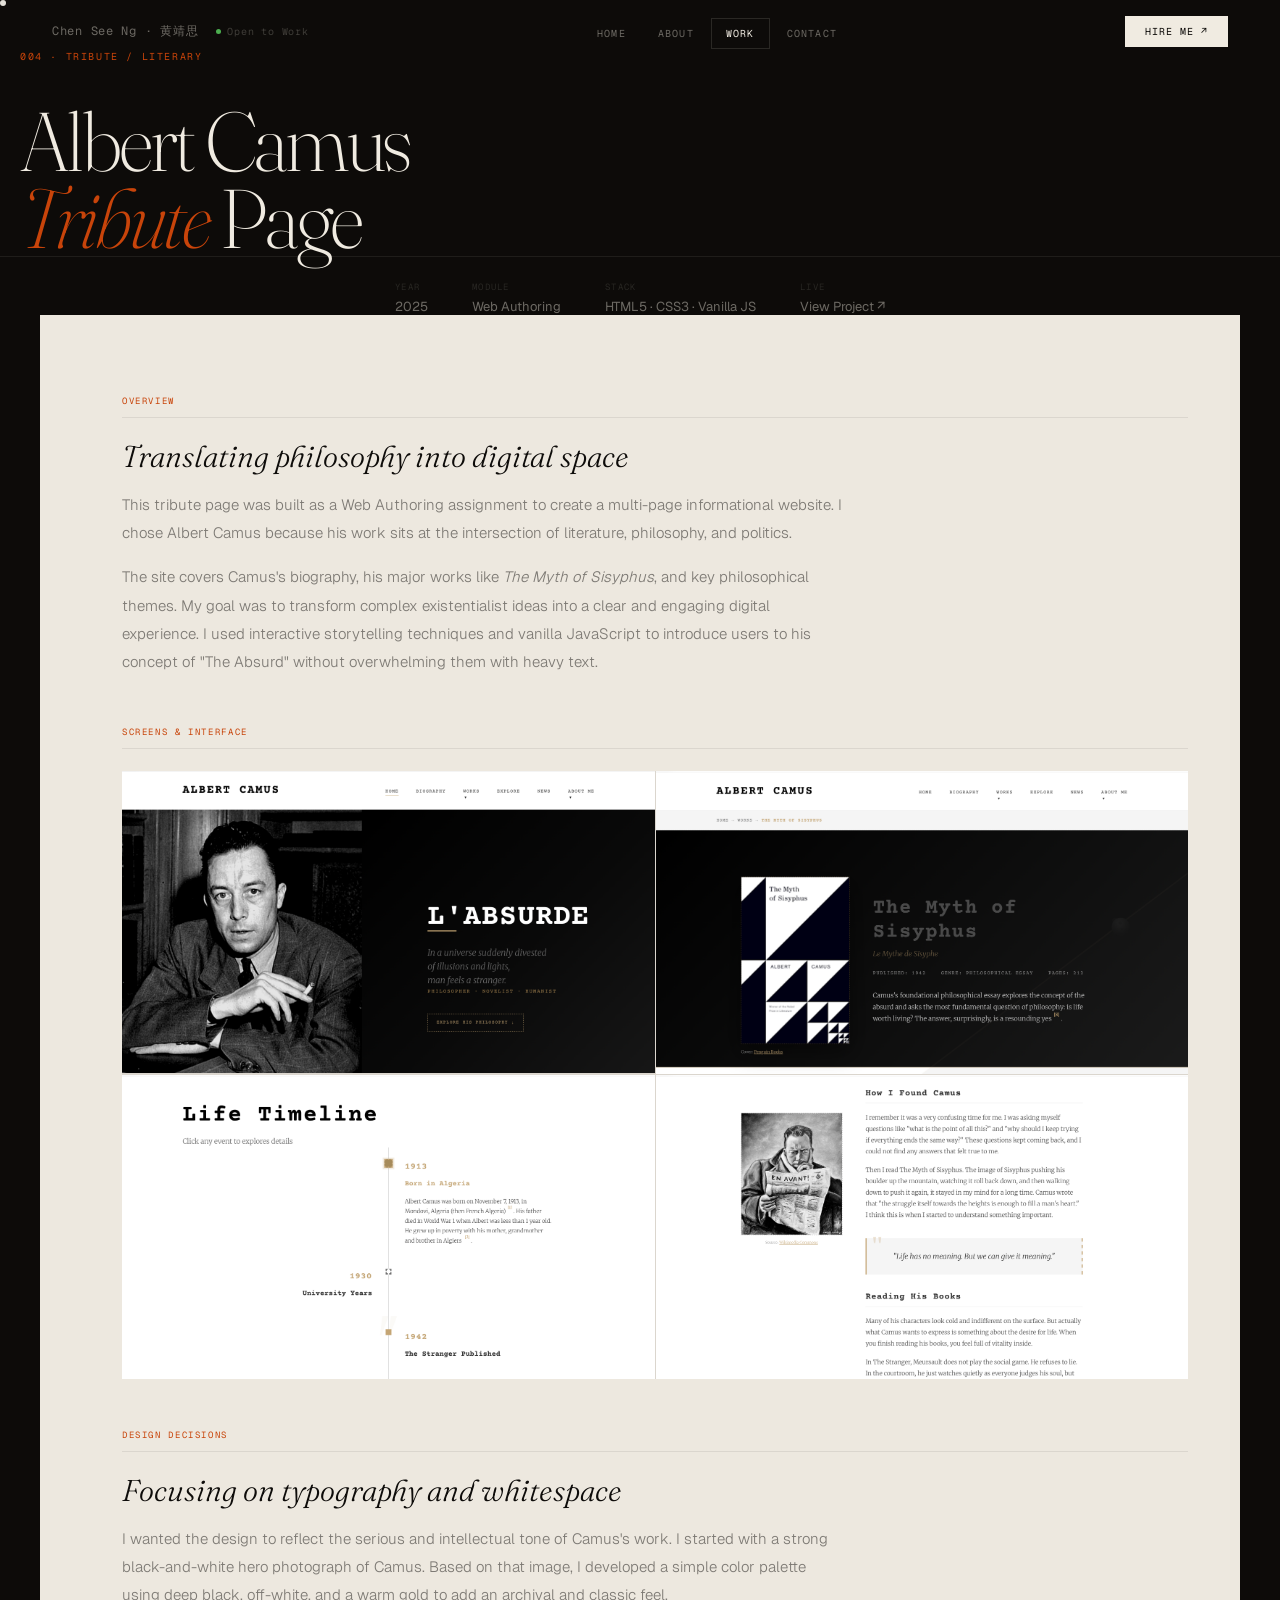
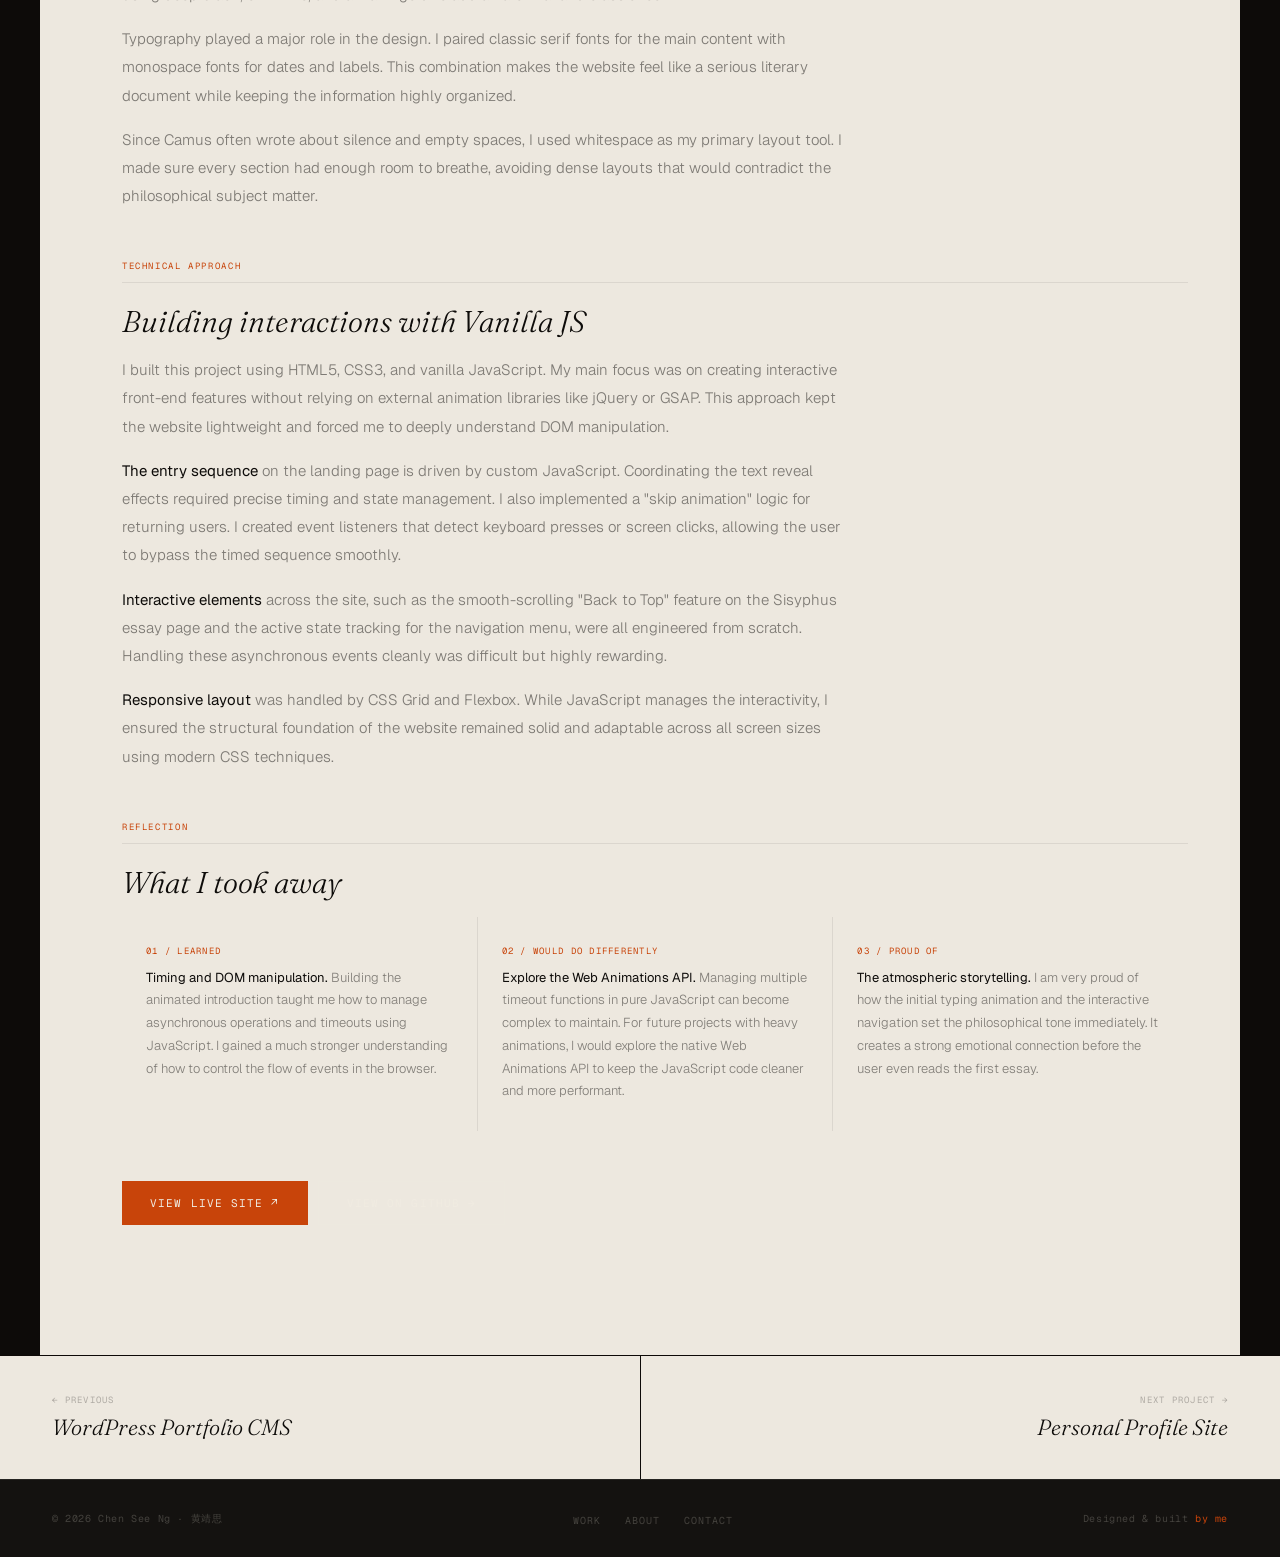
<file: case-study-camus.html>
<!DOCTYPE html>
<html lang="en">
<head>
  <meta charset="UTF-8">
  <meta name="viewport" content="width=device-width, initial-scale=1.0">
  <title>Albert Camus Tribute Page — Chen See Ng</title>
  <link rel="preconnect" href="https://fonts.googleapis.com">
  <link href="https://fonts.googleapis.com/css2?family=Fraunces:ital,opsz,wght@0,9..144,300;0,9..144,400;1,9..144,300;1,9..144,400&family=Geist+Mono:wght@300;400;500&family=Geist:wght@300;400;500;600&display=swap" rel="stylesheet">
  <link rel="stylesheet" href="css/style.css">
</head>
<body>

  <div id="cur"></div>
  <div id="cur-ring"></div>

  <nav class="nav">
    <div class="nav-left">
      <a href="index.html" class="nav-logo">Chen See Ng · 黄靖思</a>
      <div class="nav-badge"><div class="status-dot"></div>Open to Work</div>
    </div>
    <ul class="nav-links">
      <li><a href="index.html">Home</a></li>
      <li><a href="about.html">About</a></li>
      <li><a href="work.html" class="active">Work</a></li>
      <li><a href="contact.html">Contact</a></li>
    </ul>
    <a href="contact.html" class="nav-cta">Hire Me ↗</a>
  </nav>

  <div class="cs-hero">
    <div class="cs-hero-grid"></div>
    <div class="cs-type">004 · Tribute / Literary</div>
    <h1 class="cs-title">Albert Camus<br><em>Tribute</em> Page</h1>
    <div class="cs-meta-row">
      <div class="cs-meta-item">
        <div class="cs-meta-label">Year</div>
        <div class="cs-meta-val">2025</div>
      </div>
      <div class="cs-meta-item">
        <div class="cs-meta-label">Module</div>
        <div class="cs-meta-val">Web Authoring</div>
      </div>
      <div class="cs-meta-item">
        <div class="cs-meta-label">Stack</div>
        <div class="cs-meta-val">HTML5 · CSS3 · Vanilla JS</div>
      </div>
      <div class="cs-meta-item">
        <div class="cs-meta-label">Live</div>
        <div class="cs-meta-val"><a href="https://camus-tribute.netlify.app" class="cs-live-link">View Project ↗</a></div>
      </div>
    </div>
  </div>

  <div class="cs-body">

    <div class="cs-section reveal">
      <div class="cs-section-label">Overview</div>
      <h2 class="cs-h3">Translating philosophy into digital space</h2>
      <div class="cs-section-body">
        <p>
          This tribute page was built as a Web Authoring assignment to create a multi-page informational website. I chose Albert Camus because his work sits at the intersection of literature, philosophy, and politics.
        </p>
        <p>
          The site covers Camus's biography, his major works like <em>The Myth of Sisyphus</em>, and key philosophical themes. My goal was to transform complex existentialist ideas into a clear and engaging digital experience. I used interactive storytelling techniques and vanilla JavaScript to introduce users to his concept of "The Absurd" without overwhelming them with heavy text.
        </p>
      </div>
    </div>

    <!-- Screenshots -->
    <div class="cs-section reveal">
      <div class="cs-section-label">Screens & Interface</div>
      <div class="cs-two-col">
        <div class="cs-img ratio-16-9"><img src="images/camus.png" alt="Screenshot"></div>
        <div class="cs-img ratio-16-9"><img src="images/camus-1.png" alt="Screenshot"></div>
        <div class="cs-img ratio-16-9"><img src="images/camus-2.png" alt="Screenshot"></div>
        <div class="cs-img ratio-16-9"><img src="images/camus-3.png" alt="Screenshot"></div>
      </div>
    </div>

    <!-- Design decisions -->
    <div class="cs-section reveal">
      <div class="cs-section-label">Design Decisions</div>
      <h2 class="cs-h3">Focusing on typography and whitespace</h2>
      <div class="cs-section-body">
        <p>
          I wanted the design to reflect the serious and intellectual tone of Camus's work. I started with a strong black-and-white hero photograph of Camus. Based on that image, I developed a simple color palette using deep black, off-white, and a warm gold to add an archival and classic feel.
        </p>
        <p>
          Typography played a major role in the design. I paired classic serif fonts for the main content with monospace fonts for dates and labels. This combination makes the website feel like a serious literary document while keeping the information highly organized.
        </p>
        <p>
          Since Camus often wrote about silence and empty spaces, I used whitespace as my primary layout tool. I made sure every section had enough room to breathe, avoiding dense layouts that would contradict the philosophical subject matter.
        </p>
      </div>
    </div>

    <!-- Technical -->
    <div class="cs-section reveal">
      <div class="cs-section-label">Technical Approach</div>
      <h2 class="cs-h3">Building interactions with Vanilla JS</h2>
      <div class="cs-section-body">
        <p>
          I built this project using HTML5, CSS3, and vanilla JavaScript. My main focus was on creating interactive front-end features without relying on external animation libraries like jQuery or GSAP. This approach kept the website lightweight and forced me to deeply understand DOM manipulation.
        </p>
        <p>
          <strong>The entry sequence</strong> on the landing page is driven by custom JavaScript. Coordinating the text reveal effects required precise timing and state management. I also implemented a "skip animation" logic for returning users. I created event listeners that detect keyboard presses or screen clicks, allowing the user to bypass the timed sequence smoothly.
        </p>
        <p>
          <strong>Interactive elements</strong> across the site, such as the smooth-scrolling "Back to Top" feature on the Sisyphus essay page and the active state tracking for the navigation menu, were all engineered from scratch. Handling these asynchronous events cleanly was difficult but highly rewarding.
        </p>
        <p>
          <strong>Responsive layout</strong> was handled by CSS Grid and Flexbox. While JavaScript manages the interactivity, I ensured the structural foundation of the website remained solid and adaptable across all screen sizes using modern CSS techniques.
        </p>
      </div>
    </div>

    <!-- Reflection -->
    <div class="cs-section reveal">
      <div class="cs-section-label">Reflection</div>
      <h2 class="cs-h3">What I took away</h2>
      <div class="cs-learnings">
        <div class="cs-learning-item">
          <div class="cs-learning-num">01 / Learned</div>
          <div class="cs-learning-text">
            <strong>Timing and DOM manipulation.</strong> Building the animated introduction taught me how to manage asynchronous operations and timeouts using JavaScript. I gained a much stronger understanding of how to control the flow of events in the browser.
          </div>
        </div>
        <div class="cs-learning-item">
          <div class="cs-learning-num">02 / Would Do Differently</div>
          <div class="cs-learning-text">
            <strong>Explore the Web Animations API.</strong> Managing multiple timeout functions in pure JavaScript can become complex to maintain. For future projects with heavy animations, I would explore the native Web Animations API to keep the JavaScript code cleaner and more performant.
          </div>
        </div>
        <div class="cs-learning-item">
          <div class="cs-learning-num">03 / Proud Of</div>
          <div class="cs-learning-text">
            <strong>The atmospheric storytelling.</strong> I am very proud of how the initial typing animation and the interactive navigation set the philosophical tone immediately. It creates a strong emotional connection before the user even reads the first essay.
          </div>
        </div>
      </div>
    </div>


    <div class="cs-section reveal cs-section-actions">
      <a href="https://camus-tribute.netlify.app" target="_blank" class="btn-primary">View Live Site ↗</a>
      <a href="https://github.com/jingsi-ng/camus.git" target="_blank" class="btn-ghost">View on GitHub →</a>
    </div>

  </div>

  <div class="cs-nav-row">
    <a href="case-study-wordpress.html" class="cs-nav-item">
      <div class="cs-nav-dir">← Previous</div>
      <div class="cs-nav-name">WordPress <em>Portfolio</em> CMS</div>
    </a>
    <a href="case-study-profile.html" class="cs-nav-item next">
      <div class="cs-nav-dir">Next Project →</div>
      <div class="cs-nav-name">Personal <em>Profile</em> Site</div>
    </a>
  </div>

  <footer class="site-footer">
    <div class="footer-l">&copy; 2026 Chen See Ng · 黄靖思</div>
    <ul class="footer-nav">
      <li><a href="work.html">Work</a></li>
      <li><a href="about.html">About</a></li>
      <li><a href="contact.html">Contact</a></li>
    </ul>
    <div class="footer-r">Designed & built <span>by me</span></div>
  </footer>

  <script src="js/main.js"></script>
</body>
</html>
</file>
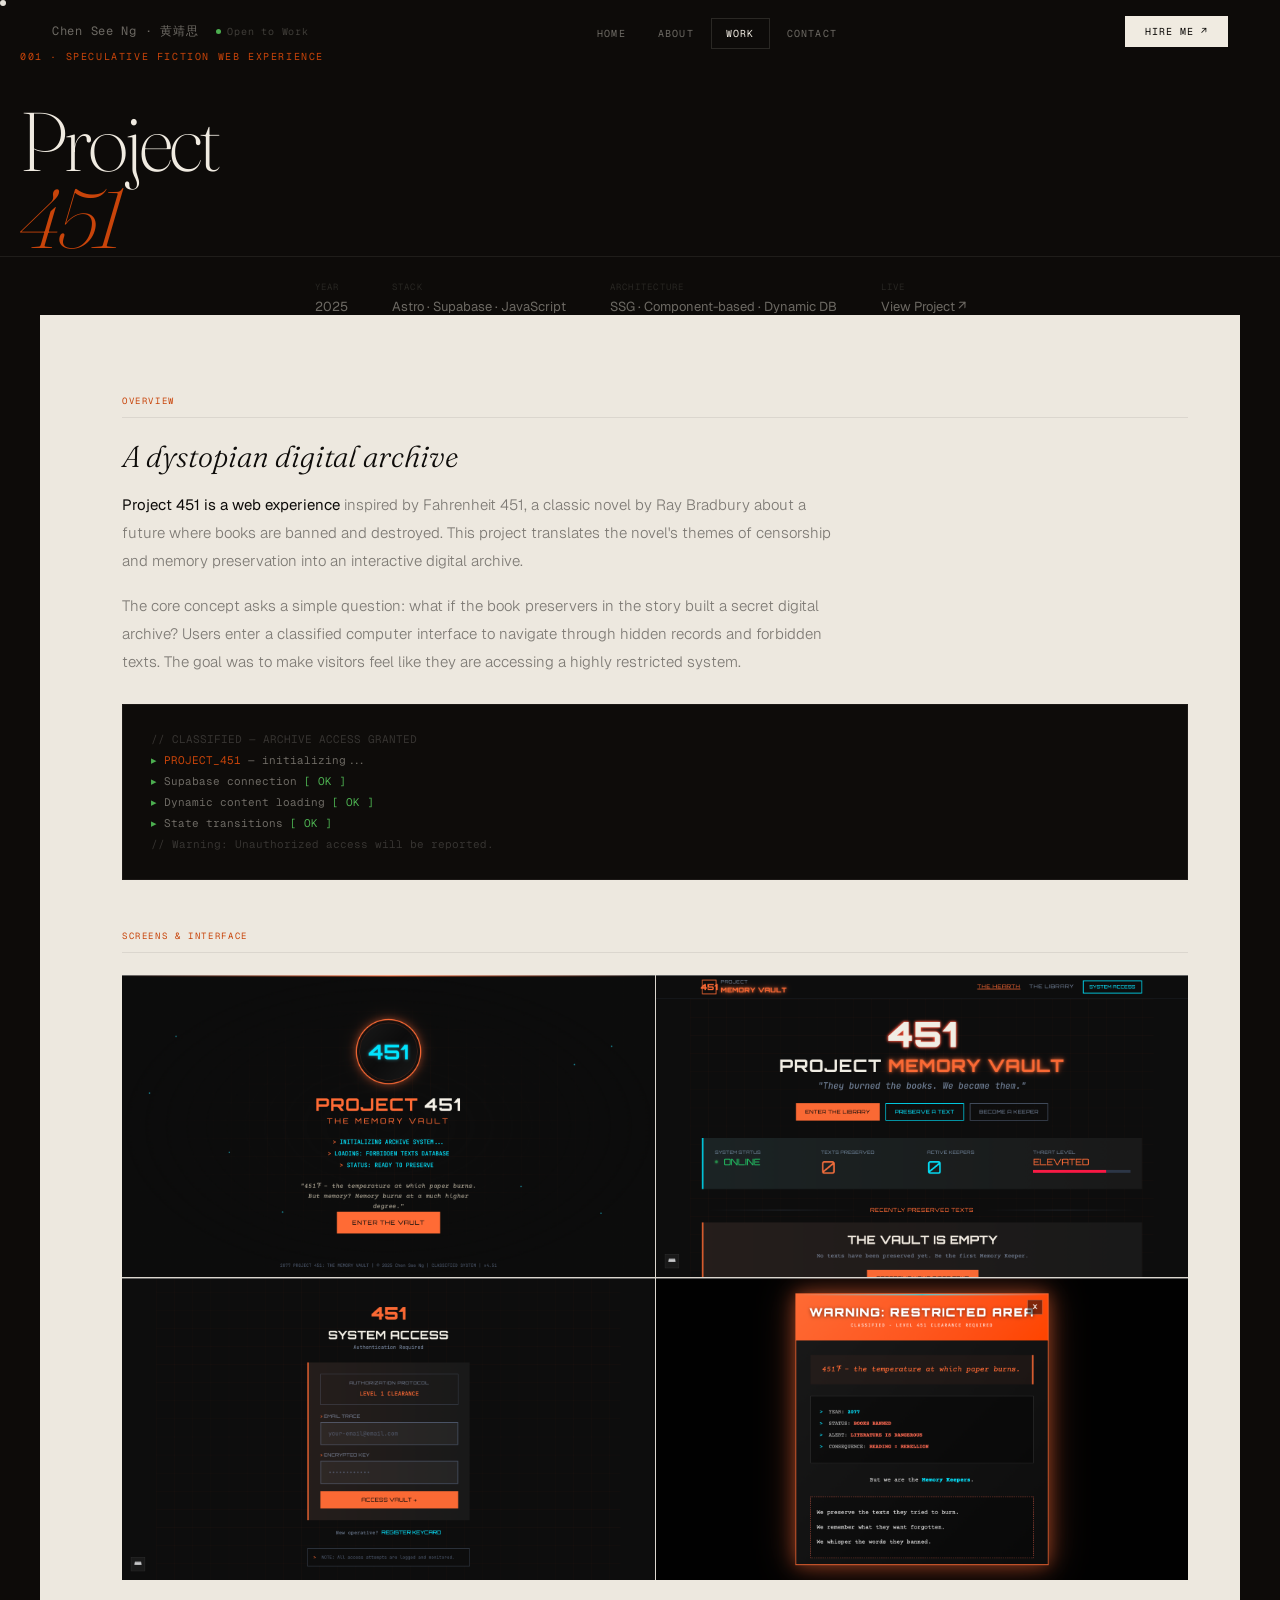
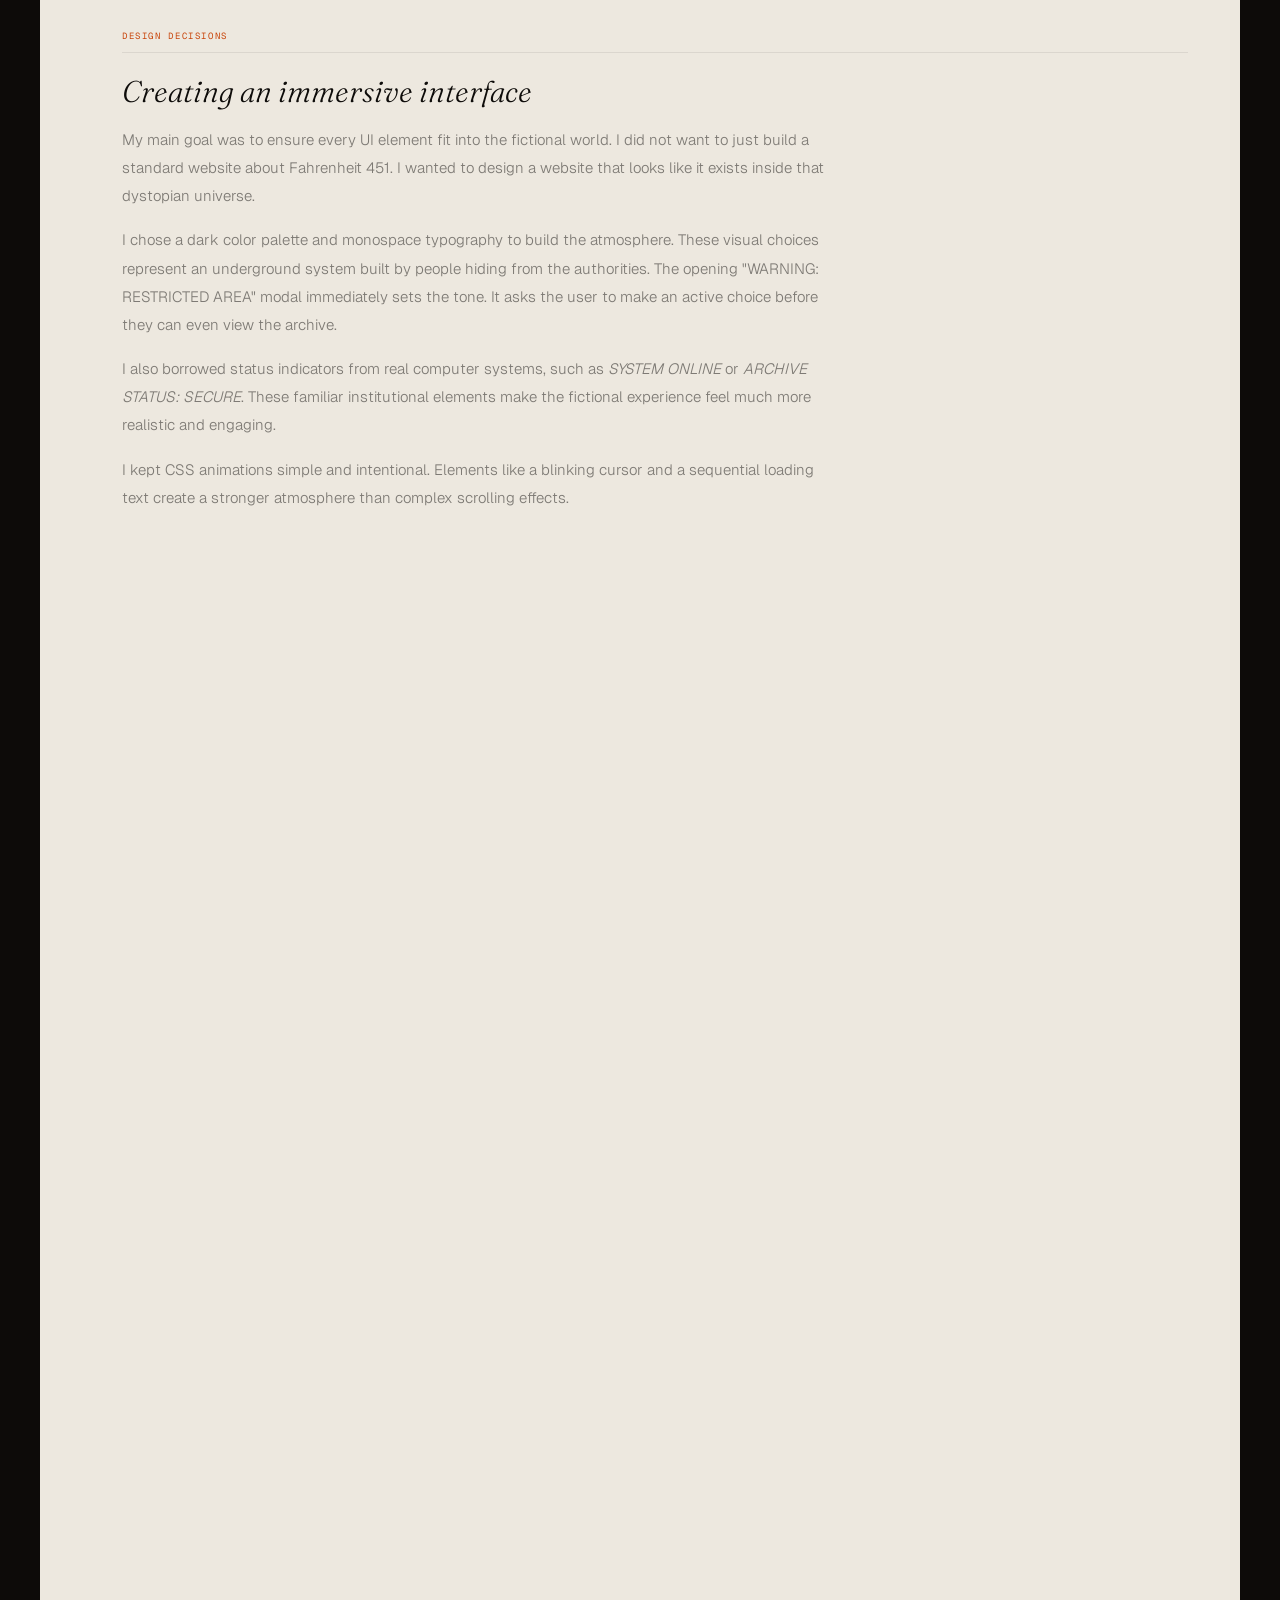
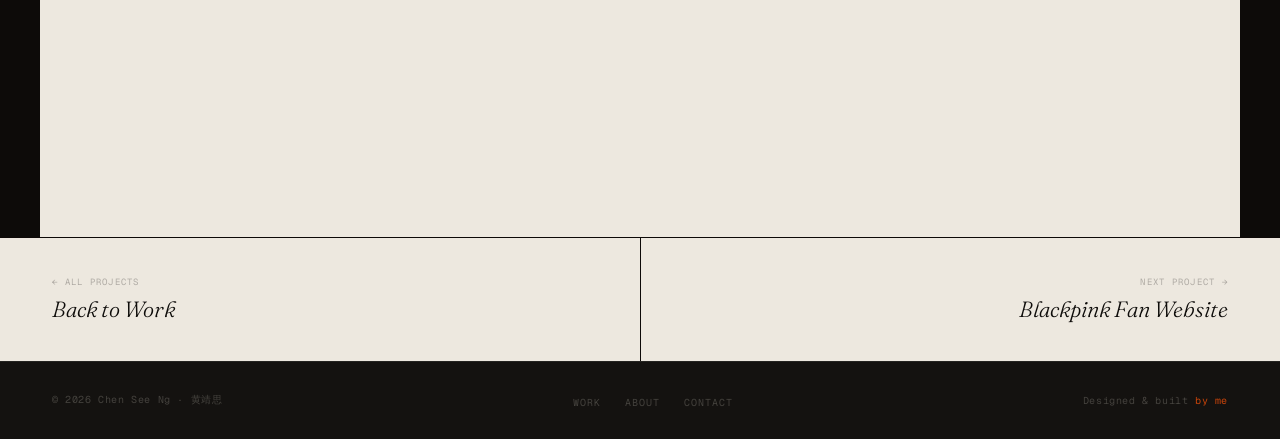
<file: case-study-project451.html>
<!DOCTYPE html>
<html lang="en">
<head>
  <meta charset="UTF-8">
  <meta name="viewport" content="width=device-width, initial-scale=1.0">
  <title>Project 451 — Chen See Ng</title>
  <link rel="preconnect" href="https://fonts.googleapis.com">
  <link href="https://fonts.googleapis.com/css2?family=Fraunces:ital,opsz,wght@0,9..144,300;0,9..144,400;1,9..144,300;1,9..144,400&family=Geist+Mono:wght@300;400;500&family=Geist:wght@300;400;500;600&display=swap" rel="stylesheet">
  <link rel="stylesheet" href="css/style.css">
</head>
<body>

  <div id="cur"></div>
  <div id="cur-ring"></div>

  <nav class="nav">
    <div class="nav-left">
      <a href="index.html" class="nav-logo">Chen See Ng · 黄靖思</a>
      <div class="nav-badge"><div class="status-dot"></div>Open to Work</div>
    </div>
    <ul class="nav-links">
      <li><a href="index.html">Home</a></li>
      <li><a href="about.html">About</a></li>
      <li><a href="work.html" class="active">Work</a></li>
      <li><a href="contact.html">Contact</a></li>
    </ul>
    <a href="contact.html" class="nav-cta">Hire Me ↗</a>
  </nav>

  <div class="cs-hero p451">
    <div class="cs-hero-grid"></div>
    <div class="cs-type">001 · Speculative Fiction Web Experience</div>
    <h1 class="cs-title">Project<br><em>451</em></h1>
    <div class="cs-meta-row">
      <div class="cs-meta-item">
        <div class="cs-meta-label">Year</div>
        <div class="cs-meta-val">2025</div>
      </div>
      <div class="cs-meta-item">
        <div class="cs-meta-label">Stack</div>
        <div class="cs-meta-val">Astro · Supabase · JavaScript</div>
      </div>
      <div class="cs-meta-item">
        <div class="cs-meta-label">Architecture</div>
        <div class="cs-meta-val">SSG · Component-based · Dynamic DB</div>
      </div>
      <div class="cs-meta-item">
        <div class="cs-meta-label">Live</div>
        <div class="cs-meta-val">
          <a href="https://memoryvault-451.netlify.app" class="cs-live-link-dark">View Project ↗</a>
        </div>
      </div>
    </div>
  </div>

  <div class="cs-body">

    <!-- Overview -->
    <div class="cs-section reveal">
      <div class="cs-section-label">Overview</div>
      <h2 class="cs-h3">A dystopian digital archive</h2>
      <div class="cs-section-body">
        <p>
          <strong>Project 451 is a web experience</strong> inspired by Fahrenheit 451, a classic novel by Ray Bradbury about a future where books are banned and destroyed. This project translates the novel's themes of censorship and memory preservation into an interactive digital archive.
        </p>
        <p>
          The core concept asks a simple question: what if the book preservers in the story built a secret digital archive? Users enter a classified computer interface to navigate through hidden records and forbidden texts. The goal was to make visitors feel like they are accessing a highly restricted system.
        </p>
      </div>

      <!-- Terminal flavour block -->
      <div class="terminal-block">
        <span class="t-dim">// CLASSIFIED — ARCHIVE ACCESS GRANTED</span><br>
        <span class="t-green">▸</span> <span class="t-orange">PROJECT_451</span> — initializing...<br>
        <span class="t-green">▸</span> Supabase connection <span class="t-green">[ OK ]</span><br>
        <span class="t-green">▸</span> Dynamic content loading <span class="t-green">[ OK ]</span><br>
        <span class="t-green">▸</span> State transitions <span class="t-green">[ OK ]</span><br>
        <span class="t-dim">// Warning: Unauthorized access will be reported.</span>
      </div>
    </div>

    <!-- Screenshots -->
    <div class="cs-section reveal">
      <div class="cs-section-label">Screens & Interface</div>
      <div class="cs-two-col">
        <div class="cs-img ratio-16-9"><img src="images/project-451.png" alt="Screenshot"></div>
        <div class="cs-img ratio-16-9"><img src="images/project-451-1.png" alt="Screenshot"></div>
        <div class="cs-img ratio-16-9"><img src="images/project-451-2.png" alt="Screenshot"></div>
        <div class="cs-img ratio-16-9"><img src="images/project-451-3.png" alt="Screenshot"></div>
      </div>
    </div>

    <!-- Design decisions -->
    <div class="cs-section reveal">
      <div class="cs-section-label">Design Decisions</div>
      <h2 class="cs-h3">Creating an immersive interface</h2>
      <div class="cs-section-body">
        <p>
          My main goal was to ensure every UI element fit into the fictional world. I did not want to just build a standard website about Fahrenheit 451. I wanted to design a website that looks like it exists inside that dystopian universe.
        </p>
        <p>
          I chose a dark color palette and monospace typography to build the atmosphere. These visual choices represent an underground system built by people hiding from the authorities. The opening "WARNING: RESTRICTED AREA" modal immediately sets the tone. It asks the user to make an active choice before they can even view the archive.
        </p>
        <p>
          I also borrowed status indicators from real computer systems, such as <em>SYSTEM ONLINE</em> or <em>ARCHIVE STATUS: SECURE</em>. These familiar institutional elements make the fictional experience feel much more realistic and engaging.
        </p>
        <p>
          I kept CSS animations simple and intentional. Elements like a blinking cursor and a sequential loading text create a stronger atmosphere than complex scrolling effects.
        </p>
      </div>
    </div>

    <!-- Technical -->
    <div class="cs-section reveal">
      <div class="cs-section-label">Technical Approach</div>
      <h2 class="cs-h3">Building with Astro</h2>
      <div class="cs-section-body">
        <p>
          To build this multi-page website efficiently, I chose <strong>Astro</strong> as my framework. Its component-based architecture allowed me to create reusable UI elements, such as the navigation menu and the footer, across all five pages. This approach kept my codebase clean and easy to maintain.
        </p>
        <p>
          I utilized CSS Flexbox and CSS Grid extensively to manage the complex layouts, especially for the statistics section and the image galleries. This ensured that the layout remained stable and responsive across all device sizes without relying on heavy CSS frameworks.
        </p>
        <p>
          For interactivity, I wrote custom vanilla JavaScript to handle the mobile navigation toggle, smooth scrolling, and dynamic content sliders. Writing these scripts from scratch improved my logical problem-solving skills significantly.
        </p>
      </div>
    </div>

    <!-- Challenges -->
    <div class="cs-section reveal">
      <div class="cs-section-label">Challenges</div>
      <h2 class="cs-h3">Designing the Playlist page</h2>
      <div class="cs-section-body">
        <p>
          The most demanding part of the project was designing and building the <strong>Playlist page</strong>. Displaying a long list of tracks, album covers, and interactive elements can easily become visually messy. I had to structure the layout very carefully to ensure a clean user experience.
        </p>
        <p>
          Ensuring the track details aligned perfectly on both large desktop monitors and small smartphone screens required complex CSS Grid management. I spent a lot of time adjusting the spacing, typography, and hover effects on the playlist to make it feel like a premium music application.
        </p>
      </div>
    </div>

    <!-- Reflection -->
    <div class="cs-section reveal">
      <div class="cs-section-label">Reflection</div>
      <h2 class="cs-h3">What I took away</h2>
      <div class="cs-learnings">
        <div class="cs-learning-item">
          <div class="cs-learning-num">01 / Learned</div>
          <div class="cs-learning-text">
            <strong>The efficiency of component frameworks.</strong> Using Astro taught me how to break down a web design into smaller, reusable components. Combined with CSS Grid, it gave me extreme confidence in building multi-page platforms.
          </div>
        </div>
        <div class="cs-learning-item">
          <div class="cs-learning-num">02 / Would Do Differently</div>
          <div class="cs-learning-text">
            <strong>Fetch playlist data dynamically.</strong> Currently, the playlist items are hardcoded in the HTML structure. If I were to rebuild this, I would store the song data in a JSON file or an API and map through it to generate the list dynamically.
          </div>
        </div>
        <div class="cs-learning-item">
          <div class="cs-learning-num">03 / Proud Of</div>
          <div class="cs-learning-text">
            <strong>The smooth mobile experience.</strong> I am very proud of how the website feels on a mobile phone. The touch targets are appropriately sized, the text remains readable, and the navigation is highly intuitive.
          </div>
        </div>
      </div>
    </div>

    <!-- Links -->
    <div class="cs-section reveal cs-section-actions">
      <a href="https://memoryvault-451.netlify.app" target="_blank" class="btn-primary">View Live Site ↗</a>
      <a href="https://github.com/jingsi-ng/memory-vault.git" target="_blank" class="btn-ghost">GitHub →</a>
    </div>

  </div>

  <div class="cs-nav-row">
    <a href="work.html" class="cs-nav-item">
      <div class="cs-nav-dir">← All Projects</div>
      <div class="cs-nav-name">Back to Work</div>
    </a>
    <a href="case-study-blackpink.html" class="cs-nav-item next">
      <div class="cs-nav-dir">Next Project →</div>
      <div class="cs-nav-name"><em>Blackpink</em> Fan Website</div>
    </a>
  </div>

  <footer class="site-footer">
    <div class="footer-l">&copy; 2026 Chen See Ng · 黄靖思</div>
    <ul class="footer-nav">
      <li><a href="work.html">Work</a></li>
      <li><a href="about.html">About</a></li>
      <li><a href="contact.html">Contact</a></li>
    </ul>
    <div class="footer-r">Designed & built <span>by me</span></div>
  </footer>

  <script src="js/main.js"></script>
</body>
</html>
</file>
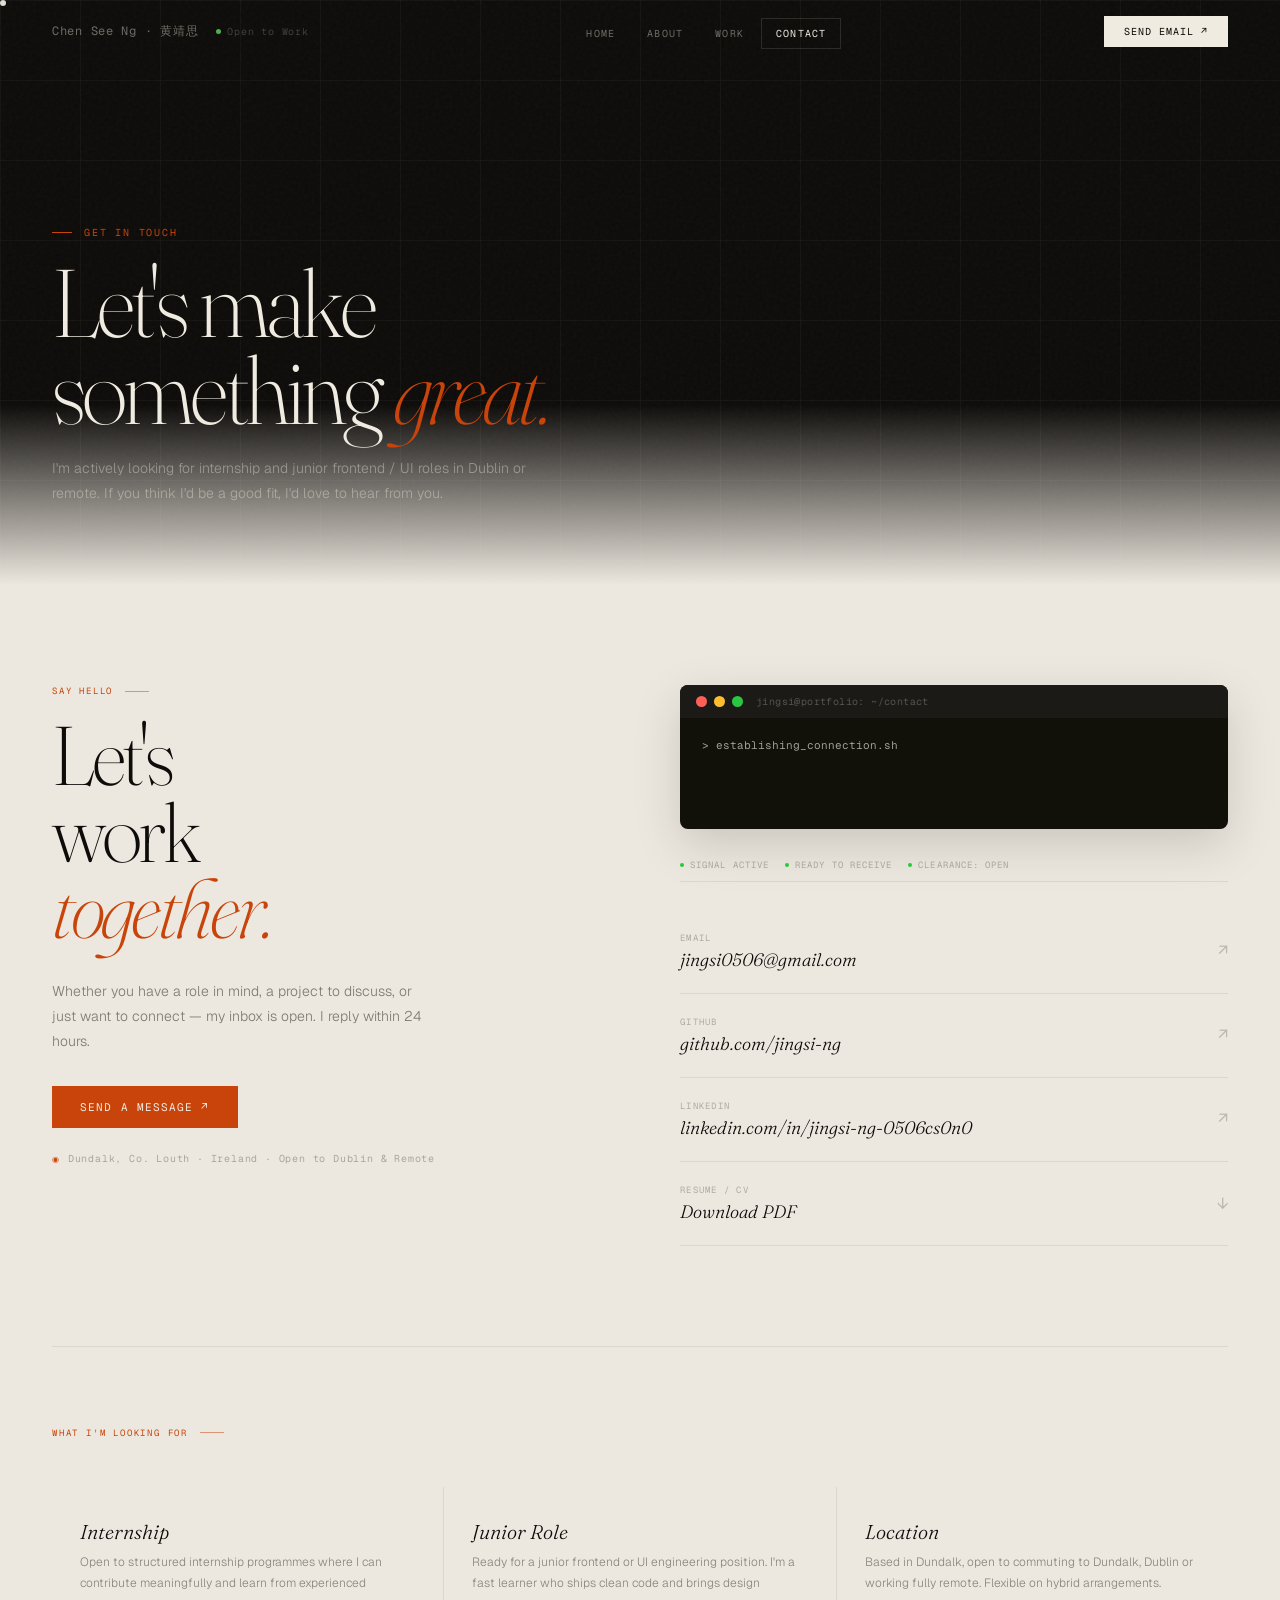
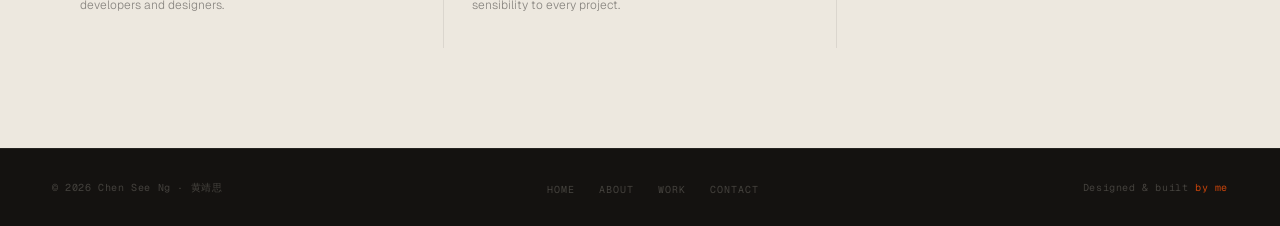
<file: contact.html>
<!DOCTYPE html>
<html lang="en">
<head>
  <meta charset="UTF-8">
  <meta name="viewport" content="width=device-width, initial-scale=1.0">
  <title>Contact — Chen See Ng</title>
  <meta name="description" content="Get in touch with Chen See Ng — available for frontend and UI roles in Dublin and remote.">
  <link rel="preconnect" href="https://fonts.googleapis.com">
  <link href="https://fonts.googleapis.com/css2?family=Fraunces:ital,opsz,wght@0,9..144,100;0,9..144,200;0,9..144,300;1,9..144,100;1,9..144,200;1,9..144,300;1,9..144,400&family=Geist+Mono:wght@200;300;400&family=Geist:wght@300;400;500&display=swap" rel="stylesheet">
  <link rel="stylesheet" href="css/style.css">
</head>
<body>

  <div id="cur"></div>
  <div id="cur-ring"></div>

  <nav class="nav">
    <div class="nav-left">
      <a href="index.html" class="nav-logo">Chen See Ng · 黄靖思</a>
      <div class="nav-badge"><div class="status-dot"></div>Open to Work</div>
    </div>
    <ul class="nav-links">
      <li><a href="index.html">Home</a></li>
      <li><a href="about.html">About</a></li>
      <li><a href="work.html">Work</a></li>
      <li><a href="contact.html" class="active">Contact</a></li>
    </ul>
    <a href="mailto:jingsi0506@gmail.com" class="nav-cta">Send Email ↗</a>
  </nav>

  <!-- DARK HERO -->
  <div class="page-hero">
    <div class="page-hero-grid"></div>
    <div class="ph-label">Get in Touch</div>
    <h1 class="ph-h1">Let's make<br>something <em>great.</em></h1>
    <p class="ph-sub">I'm actively looking for internship and junior frontend / UI roles in Dublin or remote. If you think I'd be a good fit, I'd love to hear from you.</p>
  </div>

  <!-- CONTACT MAIN -->
  <section class="cream-section section-pad">
    <div class="contact-grid">

      <!-- Left: CTA + info -->
      <div class="reveal">
        <div class="s-label">Say Hello</div>
        <div class="contact-big">
          Let's<br>work<br><em>together.</em>
        </div>
        <p class="contact-note">
          Whether you have a role in mind, a project to discuss, or just want to connect —
          my inbox is open. I reply within 24 hours.
        </p>
        <a href="mailto:jingsi0506@gmail.com" class="btn-primary">Send a Message ↗</a>
        <div class="contact-loc">Dundalk, Co. Louth · Ireland · Open to Dublin & Remote</div>
      </div>

      <!-- Right: terminal + links -->
      <div class="reveal">

        <div class="contact-terminal">
          <div class="contact-terminal-bar">
            <span class="ctb-dot ctb-red"></span>
            <span class="ctb-dot ctb-yellow"></span>
            <span class="ctb-dot ctb-green"></span>
            <span class="ctb-path">jingsi@portfolio: ~/contact</span>
          </div>
          <div class="contact-terminal-body">
            <div class="ctl t-bright" data-text="> establishing_connection.sh"></div>
            <div class="ctl" data-text="  Loading communication protocols..."></div>
            <div class="ctl t-green" data-text="  ✓ Connection established"></div>
            <div class="ctl" data-text=" "></div>
            <div class="ctl t-accent" data-text="> mail -to jingsi0506@gmail.com"></div>
            <div class="ctl t-accent" data-text="> gh open github.com/jingsi-ng"></div>
            <div class="ctl t-accent" data-text="> linkedin open jingsi-ng-0506cs0n0"></div>
          </div>
        </div>

        <div class="contact-sys">
          <span class="csf-item"><span class="csf-dot"></span>SIGNAL ACTIVE</span>
          <span class="csf-item"><span class="csf-dot"></span>READY TO RECEIVE</span>
          <span class="csf-item"><span class="csf-dot"></span>CLEARANCE: OPEN</span>
        </div>

        <a href="mailto:jingsi0506@gmail.com" class="contact-row">
          <div>
            <div class="cr-label">Email</div>
            <div class="cr-val">jingsi0506@gmail.com</div>
          </div>
          <span class="cr-arrow">↗</span>
        </a>
        <a href="https://github.com/jingsi-ng" target="_blank" rel="noopener" class="contact-row">
          <div>
            <div class="cr-label">GitHub</div>
            <div class="cr-val">github.com/jingsi-ng</div>
          </div>
          <span class="cr-arrow">↗</span>
        </a>
        <a href="https://linkedin.com/in/jingsi-ng-0506cs0n0" target="_blank" rel="noopener" class="contact-row">
          <div>
            <div class="cr-label">LinkedIn</div>
            <div class="cr-val">linkedin.com/in/jingsi-ng-0506cs0n0</div>
          </div>
          <span class="cr-arrow">↗</span>
        </a>
        <a href="Junior Web Designer CV.pdf" class="contact-row">
          <div>
            <div class="cr-label">Resume / CV</div>
            <div class="cr-val">Download PDF</div>
          </div>
          <span class="cr-arrow">↓</span>
        </a>
      </div>
    </div>

    <!-- Availability -->
    <div class="reveal" style="margin-top:100px; padding-top:80px; border-top:1px solid rgba(14,12,10,0.08)">
      <div class="s-label" style="margin-bottom:48px">What I'm Looking For</div>
      <div class="avail-grid">
        <div class="avail-card">
          <div class="avail-title">Internship</div>
          <div class="avail-desc">Open to structured internship programmes where I can contribute meaningfully and learn from experienced developers and designers.</div>
        </div>
        <div class="avail-card">
          <div class="avail-title">Junior Role</div>
          <div class="avail-desc">Ready for a junior frontend or UI engineering position. I'm a fast learner who ships clean code and brings design sensibility to every project.</div>
        </div>
        <div class="avail-card">
          <div class="avail-title">Location</div>
          <div class="avail-desc">Based in Dundalk, open to commuting to Dundalk, Dublin or working fully remote. Flexible on hybrid arrangements.</div>
        </div>
      </div>
    </div>
  </section>

  <footer class="site-footer">
    <div class="footer-l">&copy; 2026 Chen See Ng · 黄靖思</div>
    <ul class="footer-nav">
      <li><a href="index.html">Home</a></li>
      <li><a href="about.html">About</a></li>
      <li><a href="work.html">Work</a></li>
      <li><a href="contact.html">Contact</a></li>
    </ul>
    <div class="footer-r">Designed & built <span>by me</span></div>
  </footer>

  <script src="js/main.js"></script>
</body>
</html>
</file>
<file: css/style.css>
/* ── 00. RESET & VARIABLES ── */
*, *::before, *::after { margin: 0; padding: 0; box-sizing: border-box; }

:root {
  --bg:      #0D0B09;
  --bg2:     #141210;
  --bg3:     #1A1714;
  --cream:   #F0EBE1;
  --cream2:  #E8E2D6;
  --cream3:  #DDD6C8;
  --ink:     #0E0C0A;
  --line:    rgba(240,235,225,0.08);
  --line2:   rgba(240,235,225,0.13);
  --muted:   rgba(240,235,225,0.42);
  --muted2:  rgba(240,235,225,0.22);
  --dim:     rgba(240,235,225,0.12);
  --accent:  #C8440A;
  --accent2: rgba(200,68,10,0.15);
  --serif:   'Fraunces', Georgia, serif;
  --mono:    'Geist Mono', monospace;
  --sans:    'Geist', system-ui, sans-serif;
}

/* Cream section overrides */
.cream-section {
  --line:   rgba(14,12,10,0.10);
  --line2:  rgba(14,12,10,0.16);
  --muted:  rgba(14,12,10,0.48);
  --muted2: rgba(14,12,10,0.28);
  --dim:    rgba(14,12,10,0.12);
}

html { scroll-behavior: smooth; font-size: 16px; }

body {
  background: var(--bg);
  color: var(--cream);
  font-family: var(--sans);
  overflow-x: hidden;
  cursor: none;
  -webkit-font-smoothing: antialiased;
  -moz-osx-font-smoothing: grayscale;
}

img { display: block; max-width: 100%; }
a   { color: inherit; text-decoration: none; }

::-webkit-scrollbar       { width: 2px; }
::-webkit-scrollbar-track { background: var(--bg); }
::-webkit-scrollbar-thumb { background: rgba(240,235,225,0.12); }


/* ── 01. CURSOR ── */
#cur {
  position: fixed; z-index: 9999;
  width: 6px; height: 6px;
  background: var(--cream);
  border-radius: 50%;
  pointer-events: none;
  mix-blend-mode: difference;
}
#cur-ring {
  position: fixed; z-index: 9998;
  width: 36px; height: 36px;
  border: 1px solid rgba(240,235,225,0.22);
  border-radius: 50%;
  pointer-events: none;
  transition: width .4s cubic-bezier(.16,1,.3,1),
              height .4s cubic-bezier(.16,1,.3,1),
              border-color .3s;
}
.cursor-grow #cur-ring {
  width: 68px; height: 68px;
  border-color: rgba(240,235,225,0.10);
}


/* ── 02. NAVIGATION ── */
.nav {
  position: fixed; top: 0; left: 0; right: 0;
  z-index: 200;
  padding: 0 52px;
  height: 64px;
  display: flex; align-items: center; justify-content: space-between;
  border-bottom: 1px solid transparent;
  transition: border-color .4s, background .4s, backdrop-filter .4s;
}
.nav.scrolled {
  border-color: var(--line);
  background: rgba(13,11,9,0.90);
  backdrop-filter: blur(20px);
  -webkit-backdrop-filter: blur(20px);
}
.nav-left { display: flex; align-items: center; gap: 18px; }
.nav-logo {
  font-family: var(--mono); font-size: 12px;
  letter-spacing: .06em; color: var(--muted);
  transition: color .25s;
}
.nav-logo:hover { color: var(--cream); }
.nav-badge {
  display: flex; align-items: center; gap: 6px;
  font-family: var(--mono); font-size: 10px;
  letter-spacing: .08em; color: var(--muted2);
}
.status-dot {
  width: 5px; height: 5px; border-radius: 50%;
  background: #4CAF50; flex-shrink: 0;
  animation: dotPulse 2.5s ease-in-out infinite;
}
@keyframes dotPulse {
  0%,100% { box-shadow: 0 0 0 0 rgba(76,175,80,.5); }
  50%      { box-shadow: 0 0 0 5px rgba(76,175,80,0); }
}
.nav-links { display: flex; gap: 2px; list-style: none; }
.nav-links a {
  font-family: var(--mono); font-size: 10px;
  letter-spacing: .12em; text-transform: uppercase;
  color: var(--muted); padding: 8px 14px;
  border: 1px solid transparent;
  transition: color .2s, border-color .2s;
}
.nav-links a:hover,
.nav-links a.active { color: var(--cream); border-color: var(--line2); }
.nav-cta {
  font-family: var(--mono); font-size: 10px;
  letter-spacing: .10em; text-transform: uppercase;
  color: var(--bg); background: var(--cream);
  padding: 9px 20px;
  transition: opacity .2s, transform .2s;
}
.nav-cta:hover { opacity: .85; transform: translateY(-1px); }


/* ── 03. BUTTONS ── */
.btn-primary {
  font-family: var(--mono); font-size: 11px;
  letter-spacing: .10em; text-transform: uppercase;
  color: var(--cream); background: var(--accent);
  padding: 14px 28px;
  display: inline-flex; align-items: center; gap: 10px;
  border: none; cursor: pointer;
  transition: opacity .2s, transform .2s;
}
.btn-primary:hover { opacity: .85; transform: translateY(-1px); }

.btn-ghost {
  font-family: var(--mono); font-size: 11px;
  letter-spacing: .10em; text-transform: uppercase;
  color: var(--cream); background: transparent;
  border: 1px solid var(--line2); padding: 14px 28px;
  display: inline-flex; align-items: center; gap: 10px;
  cursor: pointer;
  transition: background .2s, border-color .2s;
}
.btn-ghost:hover { background: var(--bg2); border-color: var(--line2); }

.btn-ghost-dark {
  font-family: var(--mono); font-size: 11px;
  letter-spacing: .10em; text-transform: uppercase;
  color: var(--ink); background: transparent;
  border: 1px solid rgba(14,12,10,0.18); padding: 14px 28px;
  display: inline-flex; align-items: center; gap: 10px;
  cursor: pointer;
  transition: background .2s, border-color .2s;
}
.btn-ghost-dark:hover { background: var(--cream3); border-color: rgba(14,12,10,0.3); }

.btn-text {
  font-family: var(--mono); font-size: 11px;
  letter-spacing: .12em; text-transform: uppercase;
  color: var(--accent);
  display: inline-flex; align-items: center; gap: 8px;
  transition: gap .2s;
}
.btn-text:hover { gap: 14px; }

.btn-text-dark {
  font-family: var(--mono); font-size: 11px;
  letter-spacing: .12em; text-transform: uppercase;
  color: var(--accent);
  display: inline-flex; align-items: center; gap: 8px;
  transition: gap .2s;
}
.btn-text-dark:hover { gap: 14px; }


/* ── 04. REVEAL ANIMATION ── */
.reveal {
  opacity: 0; 
  transform: translateY(28px);
  transition: opacity .75s ease, transform .75s cubic-bezier(.16,1,.3,1);
}
.reveal.in { opacity: 1; transform: none; }


/* ── 05. SITE FOOTER ── */
.site-footer {
  border-top: 1px solid var(--line);
  padding: 28px 52px;
  display: flex; justify-content: space-between; align-items: center;
  background: var(--bg2);
}
.footer-l, .footer-r {
  font-family: var(--mono); font-size: 10px;
  color: var(--muted2); letter-spacing: .06em;
}
.footer-r span { color: var(--accent); }
.footer-nav { display: flex; gap: 24px; list-style: none; }
.footer-nav a {
  font-family: var(--mono); font-size: 10px;
  letter-spacing: .10em; text-transform: uppercase;
  color: var(--muted2); transition: color .2s;
}
.footer-nav a:hover { color: var(--cream); }


/* ── 06. INDEX — HERO ── */
#hero {
  min-height: 100vh;
  position: relative;
  display: flex; flex-direction: column;
  justify-content: flex-end;
  overflow: hidden;
  background: var(--bg);
}

/* Grain */
#hero::before {
  content: '';
  position: absolute; inset: 0;
  background-image: url("data:image/svg+xml,%3Csvg viewBox='0 0 200 200' xmlns='http://www.w3.org/2000/svg'%3E%3Cfilter id='n'%3E%3CfeTurbulence type='fractalNoise' baseFrequency='0.85' numOctaves='4' stitchTiles='stitch'/%3E%3C/filter%3E%3Crect width='100%25' height='100%25' filter='url(%23n)'/%3E%3C/svg%3E");
  opacity: .035; pointer-events: none; z-index: 0;
}

/* Fade into cream */
#hero::after {
  content: '';
  position: absolute; bottom: 0; left: 0; right: 0;
  height: 220px;
  background: linear-gradient(to bottom, transparent 0%, rgba(237,232,223,0.85) 100%);
  pointer-events: none; z-index: 5;
}

/* Big headline — absolute, fills full viewport */
.hero-headline {
  position: absolute; inset: 0;
  display: flex; flex-direction: column;
  justify-content: center;
  padding: 0 52px;
  z-index: 1;
}
.hero-line {
  display: block;
  font-family: var(--serif); font-weight: 200;
  font-size: clamp(68px, 10.5vw, 168px);
  line-height: .88; letter-spacing: -.04em;
  overflow: hidden; will-change: transform;
}
.hero-line-inner {
  display: block;
  animation: lineReveal .9s cubic-bezier(.16,1,.3,1) forwards;
  transform: translateY(105%);
}
.hero-line:nth-child(1) .hero-line-inner { animation-delay: .05s; }
.hero-line:nth-child(2) .hero-line-inner { animation-delay: .18s; }
.hero-line:nth-child(3) .hero-line-inner { animation-delay: .31s; }
.hero-line:nth-child(4) .hero-line-inner { animation-delay: .44s; }

@keyframes lineReveal {
  from { transform: translateY(105%); }
  to   { transform: translateY(0); }
}
.hero-line.outline .hero-line-inner {
  color: transparent;
  -webkit-text-stroke: 1.5px rgba(240,235,225,0.38);
  font-style: italic;
}
.hero-line .ac {
  color: var(--accent); font-style: italic; -webkit-text-stroke: 0;
}

/* Right floating metadata */
.hero-meta-right {
  position: absolute; right: 52px; top: 50%;
  transform: translateY(-50%);
  z-index: 2;
  display: flex; flex-direction: column; gap: 28px;
  align-items: flex-end;
  opacity: 0;
  animation: fadeSlideIn .8s .75s cubic-bezier(.16,1,.3,1) forwards;
}
@keyframes fadeSlideIn {
  from { opacity: 0; transform: translateY(calc(-50% + 18px)); }
  to   { opacity: 1; transform: translateY(-50%); }
}
.meta-block { text-align: right; }
.meta-label {
  font-family: var(--mono); font-size: 9px;
  letter-spacing: .18em; text-transform: uppercase;
  color: var(--muted); margin-bottom: 5px;
}
.meta-val {
  font-family: var(--mono); font-size: 11px;
  color: var(--cream); line-height: 1.6;
}
.meta-status { display: flex; align-items: center; gap: 7px; justify-content: flex-end; }
.meta-dot {
  width: 5px; height: 5px; border-radius: 50%;
  background: #4CAF50;
  animation: dotPulse 2.5s ease-in-out infinite;
}

/* Hero bottom bar */
.hero-bottom {
  position: relative; 
  z-index: 5;
  padding: 0 52px 52px;
  display: flex; 
  align-items: flex-end;
  justify-content: space-between; 
  gap: 48px;
  opacity: 0; 
  animation: fadeIn .8s .95s forwards;
}

.hero-name {
  font-family: var(--mono); 
  font-size: 11px;
  letter-spacing: .20em; 
  text-transform: uppercase;
  color: var(--muted);
  display: flex; 
  align-items: center; 
  gap: 14px;
}

.hero-name::before {
  content: ''; 
  display: block;
  width: 28px; 
  height: 1px; 
  background: var(--accent);
}

/* Background decorative number */
.hero-bg-num {
  position: absolute; right: -1vw; bottom: 12vh;
  font-family: var(--serif); font-style: italic; font-weight: 100;
  font-size: clamp(180px, 28vw, 440px);
  color: transparent;
  -webkit-text-stroke: 1px rgba(240,235,225,0.035);
  line-height: 1; pointer-events: none; z-index: 0;
  user-select: none; will-change: transform;
}


/* ── 07. MARQUEE ── */
.marquee-outer {
  border-top: 1px solid rgba(14,12,10,0.10);
  border-bottom: 1px solid rgba(14,12,10,0.10);
  overflow: hidden; padding: 13px 0;
  background: var(--cream2);
  position: relative; z-index: 2;
}
.marquee-track {
  display: flex; width: max-content;
  animation: marquee 30s linear infinite;
}
.marquee-item {
  font-family: var(--mono); font-size: 10px;
  letter-spacing: .14em; text-transform: uppercase;
  color: rgba(14,12,10,0.40); padding: 0 28px;
  white-space: nowrap;
  display: flex; align-items: center; gap: 28px;
}
.marquee-item::after {
  content: '◆'; font-size: 5px; color: var(--accent); opacity: .5;
}
@keyframes marquee {
  from { transform: translateX(0); }
  to   { transform: translateX(-50%); }
}


/* ── 08. CREAM SECTIONS (shared) ── */
.cream-section {
  background: #EDE8DF;
  color: var(--ink);
}
.cream-section-alt { background: #E6E0D5; color: var(--ink); }

.section-pad    { padding: 100px 52px; }
.section-pad-sm { padding: 80px 52px; }

.s-label {
  font-family: var(--mono); font-size: 9px;
  letter-spacing: .20em; text-transform: uppercase;
  color: var(--accent); margin-bottom: 18px;
  display: flex; align-items: center; gap: 12px;
}
.s-label::after {
  content: ''; display: block;
  width: 24px; height: 1px; background: var(--accent); opacity: .5;
}
.s-h2 {
  font-family: var(--serif); font-weight: 300;
  font-size: clamp(38px, 4.5vw, 64px);
  line-height: .95; letter-spacing: -.025em;
  color: var(--ink);
}
.s-h2 em { font-style: italic; color: var(--accent); }


/* ── 09. INDEX — ABOUT PREVIEW ── */
.about-preview {
  display: grid; grid-template-columns: 1fr 1fr;
  gap: 80px; align-items: center;
}
.ap-body {
  font-family: var(--sans); font-size: 15px;
  line-height: 1.85; color: rgba(14,12,10,0.52);
  font-weight: 300; margin: 24px 0 36px;
}
.ap-body strong { color: var(--ink); font-weight: 400; }

/* CV mini card */
.cv-card {
  border: 1px solid rgba(14,12,10,0.12);
  background: rgba(14,12,10,0.03);
  overflow: hidden;
}
.cv-card-accent { height: 2px; background: var(--accent); }
.cv-row {
  display: grid; grid-template-columns: 76px 1fr;
  gap: 12px; align-items: baseline;
  padding: 14px 22px;
  border-bottom: 1px solid rgba(14,12,10,0.07);
  transition: background .2s;
}
.cv-row:last-child { border-bottom: none; }
.cv-row:hover { background: rgba(14,12,10,0.03); }
.cv-key {
  font-family: var(--mono); font-size: 9px;
  letter-spacing: .14em; text-transform: uppercase;
  color: rgba(14,12,10,0.30);
}
.cv-val {
  font-family: var(--sans); font-size: 13px;
  color: var(--ink); font-weight: 400; line-height: 1.4;
}
.cv-available {
  display: flex; align-items: center; gap: 6px; color: var(--accent);
}
.cv-dot {
  width: 5px; height: 5px; border-radius: 50%;
  background: var(--accent);
  animation: dotPulse 2.5s ease-in-out infinite;
}


/* ── 10. INDEX — WORK PREVIEW ── */
.proj-row {
  border-top: 1px solid rgba(14,12,10,0.09);
  display: grid;
  grid-template-columns: 56px 1fr 160px 72px;
  gap: 28px; align-items: center;
  padding: 26px 0;
  color: var(--ink); position: relative; overflow: hidden;
  transition: padding .35s ease;
}
.proj-row::before {
  content: ''; position: absolute; inset: 0;
  background: var(--ink); z-index: 0;
  transform: scaleX(0); transform-origin: left;
  transition: transform .45s cubic-bezier(.16,1,.3,1);
}
.proj-row > * { position: relative; z-index: 1; }
.proj-row:hover { padding-left: 24px; padding-right: 24px; }
.proj-row:hover::before { transform: scaleX(1); }
.proj-row:hover .pr-num,
.proj-row:hover .pr-name,
.proj-row:hover .pr-type,
.proj-row:hover .pr-tag,
.proj-row:hover .pr-year { color: #EDE8DF; }
.proj-row:hover .pr-tag  { border-color: rgba(237,232,223,0.2); }
.proj-row:last-child { border-bottom: 1px solid rgba(14,12,10,0.09); }

.pr-num {
  font-family: var(--mono); font-size: 10px;
  letter-spacing: .08em; color: rgba(14,12,10,0.30);
  transition: color .3s;
}
.pr-info { display: flex; flex-direction: column; gap: 4px; }
.pr-name {
  font-family: var(--serif); font-weight: 300;
  font-size: clamp(20px, 2vw, 28px);
  letter-spacing: -.015em; line-height: 1;
  transition: color .3s;
}
.pr-name em { font-style: italic; }
.pr-type {
  font-family: var(--mono); font-size: 10px;
  letter-spacing: .06em; color: rgba(14,12,10,0.38);
  transition: color .3s;
}
.pr-tags { display: flex; gap: 5px; flex-wrap: wrap; }
.pr-tag {
  font-family: var(--mono); font-size: 9px;
  letter-spacing: .08em; text-transform: uppercase;
  padding: 3px 8px; border: 1px solid rgba(14,12,10,0.14);
  color: rgba(14,12,10,0.38);
  transition: color .3s, border-color .3s;
}
.pr-year {
  font-family: var(--mono); font-size: 10px;
  color: rgba(14,12,10,0.30); text-align: right;
  transition: color .3s;
}


/* ── 11. DARK HERO (inner pages) ── */
.page-hero {
  min-height: 65vh;
  position: relative; 
  overflow: hidden;
  display: flex; 
  flex-direction: column;
  justify-content: flex-end;
  padding: 180px 52px 80px;
  background: var(--bg);
}

.page-hero::before {
  content: '';
  position: absolute; inset: 0;
  background-image: url("data:image/svg+xml,%3Csvg viewBox='0 0 200 200' xmlns='http://www.w3.org/2000/svg'%3E%3Cfilter id='n'%3E%3CfeTurbulence type='fractalNoise' baseFrequency='0.85' numOctaves='4' stitchTiles='stitch'/%3E%3C/filter%3E%3Crect width='100%25' height='100%25' filter='url(%23n)'/%3E%3C/svg%3E");
  opacity: .035; pointer-events: none; z-index: 0;
}
.page-hero::after {
  content: '';
  position: absolute; bottom: 0; left: 0; right: 0;
  height: 180px;
  background: linear-gradient(to bottom, transparent, #EDE8DF);
  pointer-events: none; z-index: 1;
}
.page-hero-grid {
  position: absolute; inset: 0; pointer-events: none;
  background-image:
    linear-gradient(rgba(240,235,225,0.04) 1px, transparent 1px),
    linear-gradient(90deg, rgba(240,235,225,0.04) 1px, transparent 1px);
  background-size: 80px 80px;
}
.ph-label {
  font-family: var(--mono); font-size: 10px;
  letter-spacing: .18em; text-transform: uppercase;
  color: var(--accent); margin-bottom: 20px;
  position: relative; z-index: 2;
  display: flex; align-items: center; gap: 12px;
}
.ph-label::before {
  content: ''; display: block;
  width: 20px; height: 1px; background: var(--accent);
}
.ph-h1 {
  font-family: var(--serif); font-weight: 200;
  font-size: clamp(52px, 7.5vw, 110px);
  line-height: .9; letter-spacing: -.04em;
  color: var(--cream);
  position: relative; z-index: 2;
}
.ph-h1 em { font-style: italic; color: var(--accent); }
.ph-sub {
  font-family: var(--sans); font-size: 14px;
  line-height: 1.75; color: var(--muted);
  font-weight: 300; max-width: 480px; margin-top: 24px;
  position: relative; z-index: 2;
}


/* ── 12. ABOUT PAGE ── */
.about-grid {
  display: grid; grid-template-columns: 1fr 1fr;
  gap: 80px; align-items: start;
}
.about-body {
  font-family: var(--sans); font-size: 15px;
  line-height: 1.88; color: rgba(14,12,10,0.52); font-weight: 300;
}
.about-body strong { color: var(--ink); font-weight: 400; }
.about-body p + p { margin-top: 20px; }

.edu-block {
  margin-top: 36px; padding: 24px 28px;
  border: 1px solid rgba(14,12,10,0.10);
  background: rgba(14,12,10,0.025);
}
.edu-tag {
  font-family: var(--mono); font-size: 9px;
  letter-spacing: .16em; text-transform: uppercase;
  color: var(--accent); margin-bottom: 10px;
}
.edu-name {
  font-family: var(--serif); font-size: 20px;
  font-style: italic; font-weight: 300;
  color: var(--ink); margin-bottom: 6px;
}
.edu-sub {
  font-family: var(--mono); font-size: 11px;
  color: rgba(14,12,10,0.40); line-height: 1.7;
}

/* Skills */
.skill-group { margin-bottom: 36px; }
.skill-cat {
  font-family: var(--mono); font-size: 9px;
  letter-spacing: .16em; text-transform: uppercase;
  color: rgba(14,12,10,0.30);
  padding-bottom: 10px;
  border-bottom: 1px solid rgba(14,12,10,0.08);
  margin-bottom: 12px;
}
.skill-row { display: flex; flex-wrap: wrap; gap: 7px; }
.skill-chip {
  font-family: var(--mono); font-size: 10px;
  letter-spacing: .04em; padding: 6px 13px;
  border: 1px solid rgba(14,12,10,0.12);
  color: rgba(14,12,10,0.45); cursor: default;
  transition: all .2s;
}
.skill-chip:hover,
.skill-chip.hi {
  border-color: rgba(200,68,10,0.35);
  color: var(--accent); background: rgba(200,68,10,0.06);
}

/* Process */
.process-grid {
  display: grid; grid-template-columns: repeat(4,1fr);
  gap: 1px; background: rgba(14,12,10,0.08);
}
.process-card {
  background: #EDE8DF; padding: 40px 28px;
  transition: background .3s;
}
.process-card:hover { background: #E6E0D5; }
.p-step {
  font-family: var(--mono); font-size: 44px; font-weight: 300;
  color: rgba(200,68,10,0.10); line-height: 1; margin-bottom: 24px;
  transition: color .3s;
}
.process-card:hover .p-step { color: rgba(200,68,10,0.20); }
.p-title {
  font-family: var(--serif); font-size: 22px;
  font-style: italic; font-weight: 300;
  color: var(--ink); margin-bottom: 10px;
}
.p-desc {
  font-family: var(--sans); font-size: 13px;
  line-height: 1.8; color: rgba(14,12,10,0.45); font-weight: 300;
}


/* ── 13. WORK PAGE ── */
.projects-grid {
  display: grid; 
  grid-template-columns: repeat(2,1fr);
  gap: 1px; 
  background: rgba(14,12,10,0.08);
}

.proj-card {
  background: #EDE8DF; 
  padding: 38px 34px;
  display: flex; 
  flex-direction: column;
  position: relative; 
  overflow: hidden;
  box-sizing: border-box;
  min-width: 0;
}

.proj-card::after {
  content: ''; 
  position: absolute; 
  bottom: 0; 
  left: 0; 
  right: 0;
  height: 2px; 
  background: var(--accent);
  transform: scaleX(0); 
  transform-origin: left;
  transition: transform .4s cubic-bezier(.16,1,.3,1);
}
.proj-card:hover { 
  background: #E6E0D5; 
}

.proj-card:hover::after { 
  transform: scaleX(1); 
}

.proj-card.wide { 
  grid-column: span 2; 
}

.proj-card.full { 
  grid-column: span 2; 
}

.pc-img {
  width: 100%; 
  height: 200px;
  overflow: hidden; 
  margin-bottom: 28px;
  background: rgba(14,12,10,0.06);
  flex-shrink: 0;
  min-width: 0;
}

.pc-img img {
  width: 100%; 
  height: 100%; 
  object-fit: cover;
  transition: transform .6s cubic-bezier(.16,1,.3,1);
  display: block;
}

.proj-card:hover .pc-img img { 
  transform: scale(1.04); 
}

/* Project 451 featured card image — wider ratio */
.proj-card-451 .pc-img { 
  height: 320px;
}

.proj-card-451 .pc-img img { 
  filter: brightness(.9); 
}

.pc-top {
  display: flex; justify-content: space-between; align-items: flex-start;
  margin-bottom: 32px;
}
.pc-num {
  font-family: var(--mono); font-size: 10px;
  letter-spacing: .12em; text-transform: uppercase;
  color: rgba(14,12,10,0.28);
}
.pc-arrow {
  width: 30px; height: 30px;
  border: 1px solid rgba(14,12,10,0.14); border-radius: 50%;
  display: flex; align-items: center; justify-content: center;
  font-size: 13px; color: rgba(14,12,10,0.35); flex-shrink: 0;
  transition: all .25s;
}
.proj-card:hover .pc-arrow {
  background: var(--accent); border-color: var(--accent); color: #EDE8DF;
  transform: rotate(45deg);
}
.pc-type {
  font-family: var(--mono); font-size: 9px;
  letter-spacing: .12em; text-transform: uppercase;
  color: var(--accent); opacity: .8; margin-bottom: 9px;
}
.pc-name {
  font-family: var(--serif); 
  font-weight: 300;
  font-size: clamp(20px, 2.2vw, 28px);
  line-height: 1.05; 
  letter-spacing: -.015em;
  margin-bottom: 12px; 
  color: var(--ink); 
}

.pc-name em { 
  font-style: italic; 
}

.pc-desc {
  font-family: var(--sans); 
  font-size: 13px;
  line-height: 1.78; 
  color: rgba(14,12,10,0.45);
  font-weight: 300; 
  margin-bottom: 24px;
  flex: 1;
}

.pc-tech { display: flex; flex-wrap: wrap; gap: 5px; margin-bottom: 20px; }
.tech-tag {
  font-family: var(--mono); font-size: 9px;
  letter-spacing: .06em; padding: 3px 8px;
  border: 1px solid rgba(14,12,10,0.10); color: rgba(14,12,10,0.35);
}
.pc-links { 
  display: flex; 
  gap: 7px; 
  margin-top: 16px; 
  padding: 0;
  width: 100%;
}

.pc-link {
  font-family: var(--mono); font-size: 9px;
  letter-spacing: .10em; text-transform: uppercase;
  color: rgba(14,12,10,0.40); padding: 6px 12px;
  border: 1px solid rgba(14,12,10,0.12);
  transition: color .2s, border-color .2s;
}
.pc-link:hover { color: var(--accent); border-color: rgba(200,68,10,0.3); }

/* Project 451 featured dark card */
.proj-card-451 {
  background: #0E0C0A; color: #EDE8DF; min-height: 300px;
}
.proj-card-451 .pc-num  { color: rgba(240,235,225,0.25); }
.proj-card-451 .pc-arrow{ border-color: rgba(240,235,225,0.12); color: rgba(240,235,225,0.35); }
.proj-card-451:hover .pc-arrow { background: var(--accent); border-color: var(--accent); color: #EDE8DF; }
.proj-card-451 .pc-type { color: var(--accent); opacity: 1; }
.proj-card-451 .pc-name { color: #EDE8DF; font-size: clamp(26px, 3.2vw, 44px); }
.proj-card-451 .pc-desc { color: rgba(240,235,225,0.42); max-width: 640px; }
.proj-card-451 .pc-tech { margin-top: auto; }
.proj-card-451 .tech-tag{ border-color: rgba(240,235,225,0.10); color: rgba(240,235,225,0.35); }
.proj-card-451:hover { background: #111009; }
.proj-card-451::after { background: var(--accent); }

/* Poster design section */
.design-grid {
  display: grid; grid-template-columns: 1fr 1fr;
  gap: 1px; background: rgba(14,12,10,0.08);
}
.design-card {
  background: #EDE8DF; padding: 34px;
  display: flex; flex-direction: column; gap: 12px;
  position: relative; overflow: hidden; transition: background .3s;
}
.design-card::after {
  content: ''; position: absolute; bottom: 0; left: 0; right: 0;
  height: 2px; background: var(--accent);
  transform: scaleX(0); transform-origin: left;
  transition: transform .4s cubic-bezier(.16,1,.3,1);
}
.design-card:hover { background: #E6E0D5; }
.design-card:hover::after { transform: scaleX(1); }
.poster-preview {
  width: 100%; aspect-ratio: 2/3; max-height: 300px;
  position: relative; overflow: hidden; flex-shrink: 0;
}
.poster-music { background: linear-gradient(150deg, #1a0a2e 0%, #2d1040 55%, #0d0a1a 100%); }
.poster-music-inner {
  position: absolute; inset: 0;
  background:
    radial-gradient(ellipse at 30% 60%, rgba(180,80,255,.35) 0%, transparent 50%),
    radial-gradient(ellipse at 75% 25%, rgba(80,180,255,.18) 0%, transparent 40%);
  display: flex; flex-direction: column; justify-content: flex-end; padding: 20px;
}
.poster-scanlines {
  position: absolute; inset: 0;
  background-image: repeating-linear-gradient(0deg, transparent, transparent 3px, rgba(255,255,255,.012) 3px, rgba(255,255,255,.012) 4px);
}
.poster-film { background: #0d0b08; }
.poster-film-inner {
  position: absolute; inset: 0;
  background:
    radial-gradient(ellipse at 50% 40%, rgba(220,150,40,.25) 0%, transparent 55%),
    radial-gradient(ellipse at 20% 90%, rgba(180,60,20,.15) 0%, transparent 40%);
  display: flex; flex-direction: column; justify-content: flex-end; padding: 20px;
}
.poster-title {
  font-family: var(--serif); font-size: 30px;
  font-style: italic; font-weight: 300;
  line-height: 1; letter-spacing: -.02em; margin-bottom: 5px;
}
.poster-sub {
  font-family: var(--mono); font-size: 8px;
  letter-spacing: .20em; text-transform: uppercase;
}
.poster-text-music { color: rgba(255,255,255,.9); }
.poster-sub-music  { color: rgba(255,255,255,.25); }
.poster-text-film  { color: rgba(240,200,100,.9); }
.poster-sub-film   { color: rgba(240,200,100,.25); }


/* ── 14. CONTACT PAGE ── */
.contact-grid {
  display: grid; grid-template-columns: 1fr 1fr;
  gap: 80px; align-items: start;
}
.contact-big {
  font-family: var(--serif); font-weight: 200;
  font-size: clamp(48px, 6.5vw, 88px);
  line-height: .92; letter-spacing: -.04em;
  color: var(--ink); margin: 20px 0 32px;
}
.contact-big em { font-style: italic; color: var(--accent); }
.contact-note {
  font-family: var(--sans); font-size: 14px;
  line-height: 1.8; color: rgba(14,12,10,0.50);
  font-weight: 300; max-width: 380px; margin-bottom: 32px;
}
.contact-loc {
  font-family: var(--mono); font-size: 10px;
  letter-spacing: .08em; color: rgba(14,12,10,0.30);
  display: flex; align-items: center; gap: 8px; margin-top: 24px;
}
.contact-loc::before { content: '◉'; color: var(--accent); font-size: 8px; }

.contact-row {
  display: flex; justify-content: space-between; align-items: center;
  padding: 22px 0; border-bottom: 1px solid rgba(14,12,10,0.08);
  color: var(--ink); transition: padding .3s;
}
.contact-row:first-child { border-top: 1px solid rgba(14,12,10,0.08); }
.contact-row:hover { padding-left: 12px; }
.cr-label {
  font-family: var(--mono); font-size: 9px;
  letter-spacing: .14em; text-transform: uppercase;
  color: rgba(14,12,10,0.28); margin-bottom: 4px;
}
.cr-val {
  font-family: var(--serif); font-size: 18px;
  font-style: italic; font-weight: 300;
}
.cr-arrow {
  font-size: 16px; color: rgba(14,12,10,0.22);
  transition: color .2s, transform .2s;
}
.contact-row:hover .cr-arrow { color: var(--accent); transform: translate(4px,-4px); }

/* Terminal */
.contact-terminal {
  background: #111009; border-radius: 8px;
  overflow: hidden; margin-bottom: 20px;
  box-shadow: 0 16px 48px rgba(0,0,0,0.15);
}
.contact-terminal-bar {
  background: #1c1a17; padding: 10px 16px;
  display: flex; align-items: center; gap: 7px;
}
.ctb-dot { width: 11px; height: 11px; border-radius: 50%; flex-shrink: 0; }
.ctb-red    { background: #FF5F57; }
.ctb-yellow { background: #FFBD2E; }
.ctb-green  { background: #28C840; }
.ctb-path {
  font-family: var(--mono); font-size: 10px;
  color: rgba(240,235,225,0.28); letter-spacing: .04em; margin-left: 6px;
}
.contact-terminal-body { padding: 18px 22px 8px; }
.ctl {
  font-family: var(--mono); font-size: 11px;
  color: rgba(240,235,225,0.42); line-height: 1.7; min-height: 1em;
}
.ctl.t-bright { color: rgba(240,235,225,0.65); }
.ctl.t-green  { color: #28C840; }
.ctl.t-accent { color: var(--accent); }

.contact-sys {
  display: flex; gap: 16px; flex-wrap: wrap;
  padding: 10px 0; margin-bottom: 28px;
  border-bottom: 1px solid rgba(14,12,10,0.08);
}
.csf-item {
  font-family: var(--mono); font-size: 9px;
  letter-spacing: .12em; text-transform: uppercase;
  color: rgba(14,12,10,0.28);
  display: flex; align-items: center; gap: 6px;
}
.csf-dot {
  width: 4px; height: 4px; border-radius: 50%; background: #28C840;
}

/* Availability */
.avail-grid {
  display: grid; grid-template-columns: repeat(3,1fr);
  gap: 1px; background: rgba(14,12,10,0.08); margin-top: 48px;
}
.avail-card {
  background: #EDE8DF; padding: 32px 28px; 
}
.avail-card:hover { background: #E6E0D5; }

.avail-title {
  font-family: var(--serif); font-size: 20px;
  font-style: italic; font-weight: 300;
  color: var(--ink); margin-bottom: 8px;
}
.avail-desc {
  font-family: var(--sans); font-size: 12px;
  line-height: 1.8; color: rgba(14,12,10,0.45); font-weight: 300;
}


/* ── 15. CASE STUDY ── */
.cs-hero { /* inherits .page-hero */ }

.cs-type {
  font-family: var(--mono); 
  font-size: 10px;
  letter-spacing: .16em; 
  text-transform: uppercase;
  color: var(--accent); 
  margin-top: 50px;
  position: relative; 
  z-index: 2;
  margin-left: 20px;
}

.cs-title {
  font-family: var(--serif); 
  font-weight: 200;
  font-size: clamp(44px, 6.5vw, 90px);
  line-height: .92; 
  letter-spacing: -.04em;
  color: var(--cream); 
  margin-top: 40px;
  position: relative; 
  z-index: 2;
  margin-left: 20px;
}
.cs-title em { 
  font-style: italic; 
  color: var(--accent); 
}

.cs-meta-row {
  display: flex; 
  gap: 44px; 
  padding-top: 24px;
  border-top: 1px solid rgba(240,235,225,0.08);
  position: relative; 
  z-index: 2;
  flex-wrap: wrap;
  justify-content: center;
}

.cs-meta-label {
  font-family: var(--mono); 
  font-size: 9px;
  letter-spacing: .14em; 
  text-transform: uppercase;
  color: var(--dim); 
  margin-bottom: 5px;
}
.cs-meta-val {
  font-family: var(--sans); 
  font-size: 13px;
  color: var(--muted); 
  font-weight: 400;
}
.cs-live { 
  color: var(--accent); 
  transition: opacity .2s; 
}

.cs-live:hover { 
  opacity: .7; 
}

.cs-body { 
  padding: 80px 52px; 
  max-width: 1200px; 
  margin: 0 auto; 
  background: #EDE8DF;
  color: #0E0C0A;
}

.cs-section { 
  margin-bottom: 50px; 
  margin-left: 30px;
}

.cs-section-label {
  font-family: var(--mono); 
  font-size: 9px;
  letter-spacing: .18em; 
  text-transform: uppercase;
  color: var(--accent); 
  padding-bottom: 10px;
  border-bottom: 1px solid rgba(14,12,10,0.08); 
  margin-bottom: 22px;
}

.cs-h3 {
  font-family: var(--serif); 
  font-size: 30px;
  font-style: italic; 
  font-weight: 300;
  color: var(--ink); 
  margin-bottom: 18px; 
  line-height: 1.1;
}

.cs-section-body {
  font-family: var(--sans); 
  font-size: 15px;
  line-height: 1.88; 
  color: rgba(14,12,10,0.50);
  font-weight: 300; 
  max-width: 720px;
}

.cs-section-body strong { 
  color: var(--ink); 
  font-weight: 400; 
}
.cs-section-body p + p { 
  margin-top: 16px; 
}

.cs-img-placeholder {
  width: 100%; aspect-ratio: 16/9;
  background: rgba(14,12,10,0.04);
  border: 1px solid rgba(14,12,10,0.09);
  display: flex; align-items: center; justify-content: center;
  font-family: var(--mono); font-size: 10px;
  letter-spacing: .10em; text-transform: uppercase;
  color: rgba(14,12,10,0.25);
}
.cs-two-col { display: grid; grid-template-columns: 1fr 1fr; gap: 1px; background: rgba(14,12,10,0.08); }
.cs-learnings {
  display: grid; grid-template-columns: repeat(3,1fr);
  gap: 1px; background: rgba(14,12,10,0.08); margin-top: 8px;
}
.cs-learning-item { background: #EDE8DF; padding: 28px 24px; }
.cs-learning-num {
  font-family: var(--mono); font-size: 9px;
  letter-spacing: .14em; text-transform: uppercase;
  color: var(--accent); margin-bottom: 10px;
}
.cs-learning-text {
  font-family: var(--sans); font-size: 13px;
  line-height: 1.75; color: rgba(14,12,10,0.48); font-weight: 300;
}
.cs-learning-text strong { color: var(--ink); font-weight: 400; }
.cs-nav-row {
  display: grid; grid-template-columns: 1fr 1fr;
  gap: 1px; background: rgba(14,12,10,0.08);
  border-top: 1px solid rgba(14,12,10,0.08);
}
.cs-nav-item {
  background: #EDE8DF; padding: 38px 52px;
  display: flex; flex-direction: column; gap: 7px;
  color: var(--ink); transition: background .3s;
}
.cs-nav-item:hover { background: #E6E0D5; }
.cs-nav-item.next { align-items: flex-end; text-align: right; }
.cs-nav-dir {
  font-family: var(--mono); font-size: 9px;
  letter-spacing: .14em; text-transform: uppercase;
  color: rgba(14,12,10,0.28);
}
.cs-nav-name {
  font-family: var(--serif); font-size: 22px;
  font-style: italic; font-weight: 300;
}
.cs-section-actions { display: flex; gap: 10px; flex-wrap: wrap; }
.terminal-block {
  background: #0E0C0A; border: 1px solid rgba(240,235,225,0.06);
  padding: 24px 28px; font-family: var(--mono); font-size: 11px;
  line-height: 1.9; color: rgba(240,235,225,0.42); margin: 28px 0;
}
.t-green  { color: #4CAF50; }
.t-orange { color: var(--accent); }
.t-dim    { color: rgba(240,235,225,0.18); }

.posters-side-by-side {
  display: grid;
  grid-template-columns: 1fr 1fr;
  gap: 48px;
  align-items: start;
}

.poster-item > div:first-child {
  aspect-ratio: 2/3;
  overflow: hidden;
  max-height: 480px;
}

.poster-item > div:first-child img {
  width: 100%;
  height: 100%;
  object-fit: cover;
}


/* ── 16. RESPONSIVE ── */
@media (max-width: 1024px) {
  .projects-grid { grid-template-columns: 1fr 1fr; }
  .proj-card.wide { grid-column: span 2; }
  .proj-card.full { grid-column: span 2; }
  .process-grid { grid-template-columns: 1fr 1fr; }
  .cs-learnings { grid-template-columns: 1fr 1fr; }
}

@media (max-width: 900px) {
  body { cursor: auto; }
  #cur, #cur-ring { display: none; }
  .nav { padding: 0 24px; }
  .nav-badge { display: none; }
  .nav-links { display: none; }
  #hero { padding-bottom: 0; }
  .hero-headline { padding: 0 24px; }
  .hero-meta-right { display: none; }
  .hero-bottom { padding: 0 24px 48px; flex-direction: column; align-items: flex-start; gap: 20px; }
  .hero-desc { text-align: left; }
  .section-pad, .section-pad-sm { padding: 72px 24px; }
  .about-preview { grid-template-columns: 1fr; }
  .proj-row { grid-template-columns: 48px 1fr; gap: 14px; }
  .pr-tags, .pr-year { display: none; }
  .page-hero { padding: 130px 24px 80px; }
  .about-grid { grid-template-columns: 1fr; gap: 48px; }
  .projects-grid { grid-template-columns: 1fr; }
  .proj-card.wide, .proj-card.full { grid-column: span 1; }
  .design-grid { grid-template-columns: 1fr; }
  .contact-grid { grid-template-columns: 1fr; gap: 56px; }
  .avail-grid { grid-template-columns: 1fr; }
  .cs-hero { padding: 130px 24px 80px; }
  .cs-body { padding: 60px 24px; }
  .cs-meta-row { flex-wrap: wrap; gap: 20px; }
  .cs-two-col { grid-template-columns: 1fr; }
  .cs-learnings { grid-template-columns: 1fr; }
  .cs-nav-row { grid-template-columns: 1fr; }
  .site-footer { flex-direction: column; gap: 14px; text-align: center; padding: 24px; }
  .footer-nav { justify-content: center; }
}

@media (max-width: 600px) {
  .hero-line { font-size: clamp(52px, 14vw, 80px); }
  .process-grid { grid-template-columns: 1fr; }
  .cs-nav-item { padding: 28px 24px; }
}
</file>
